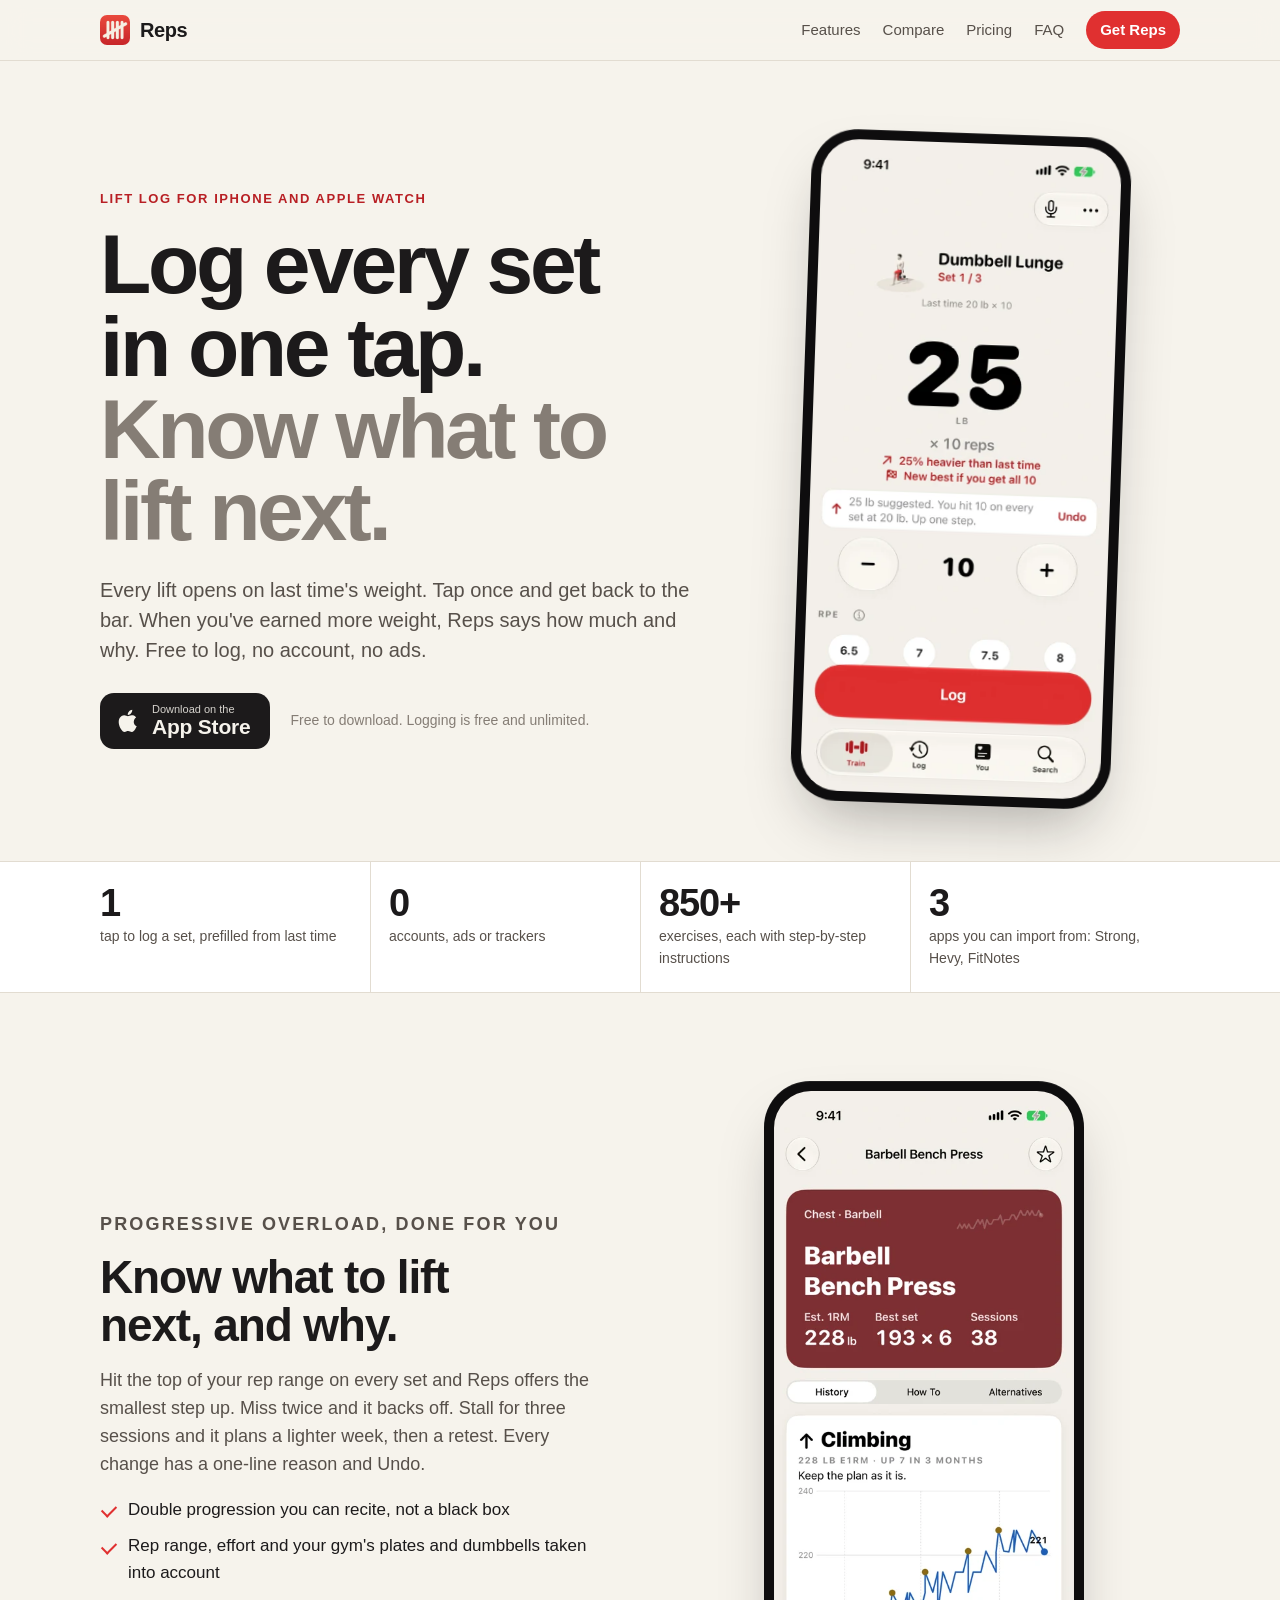
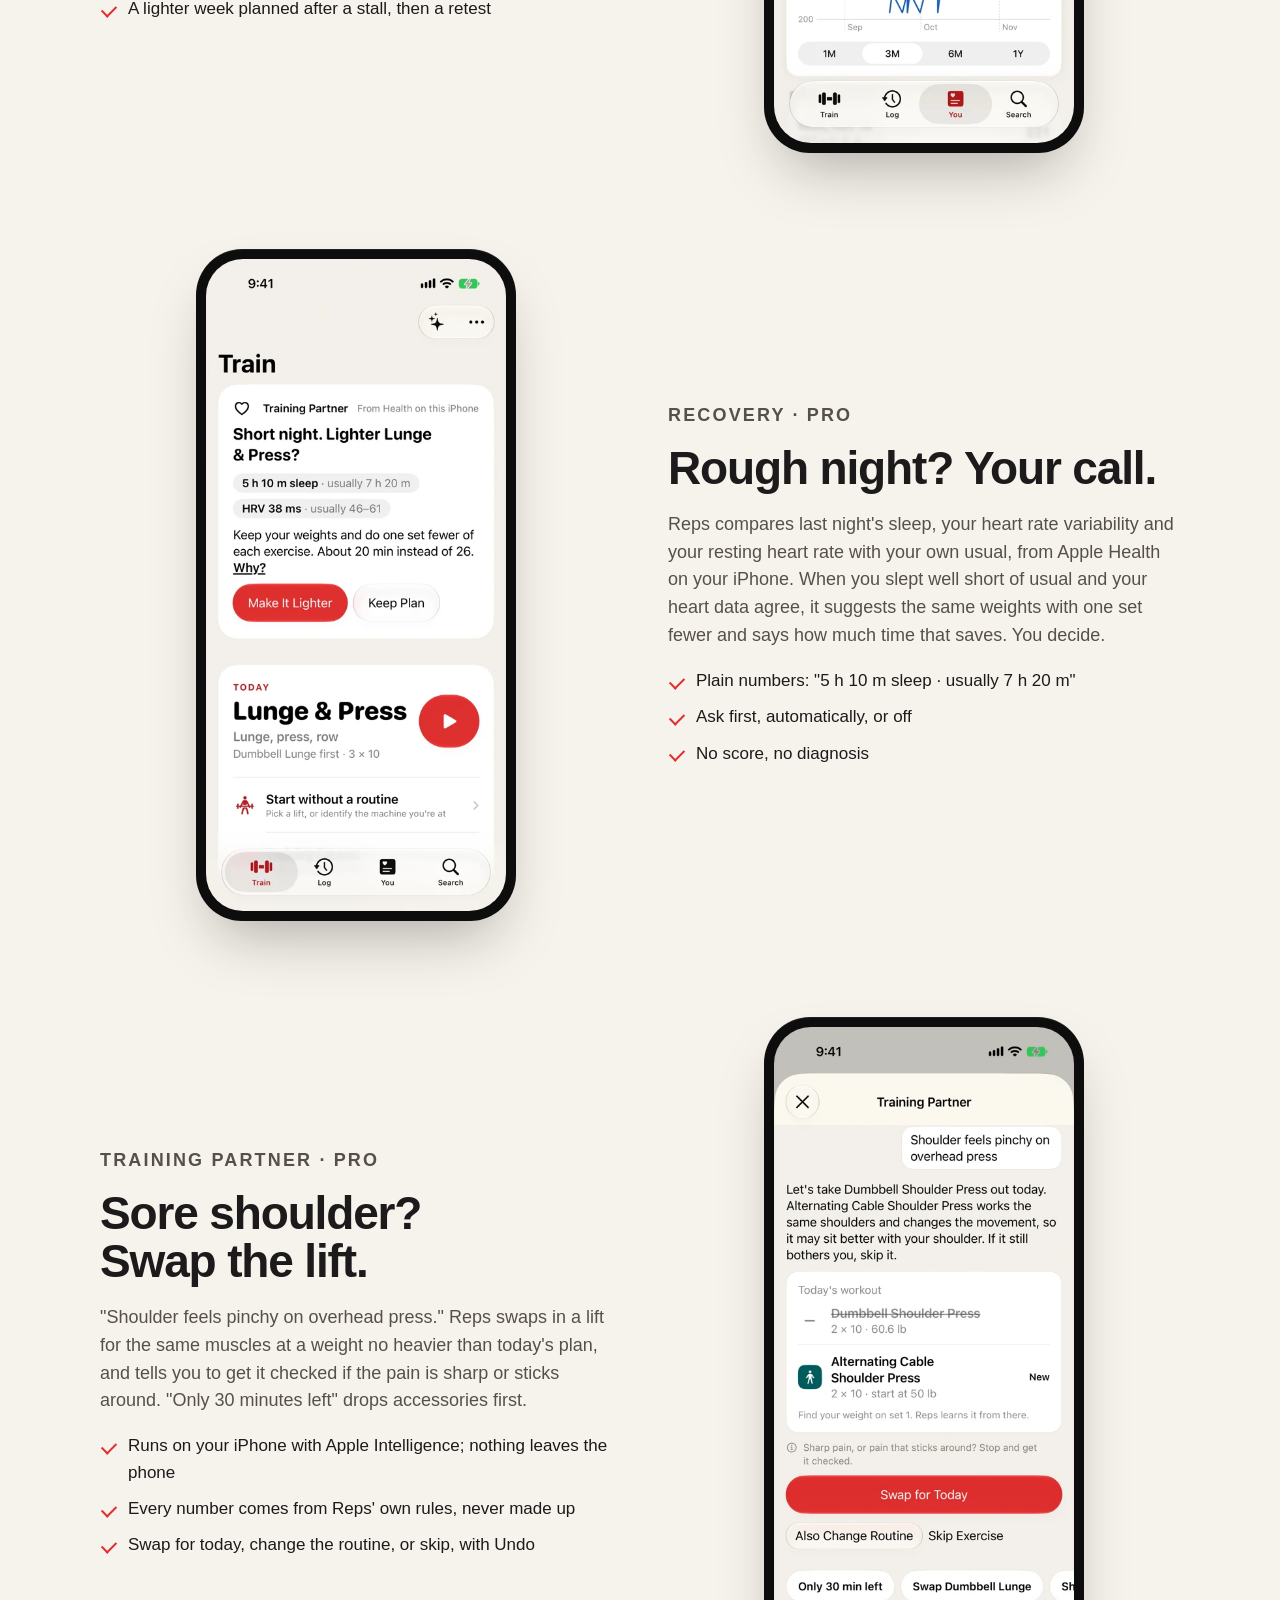
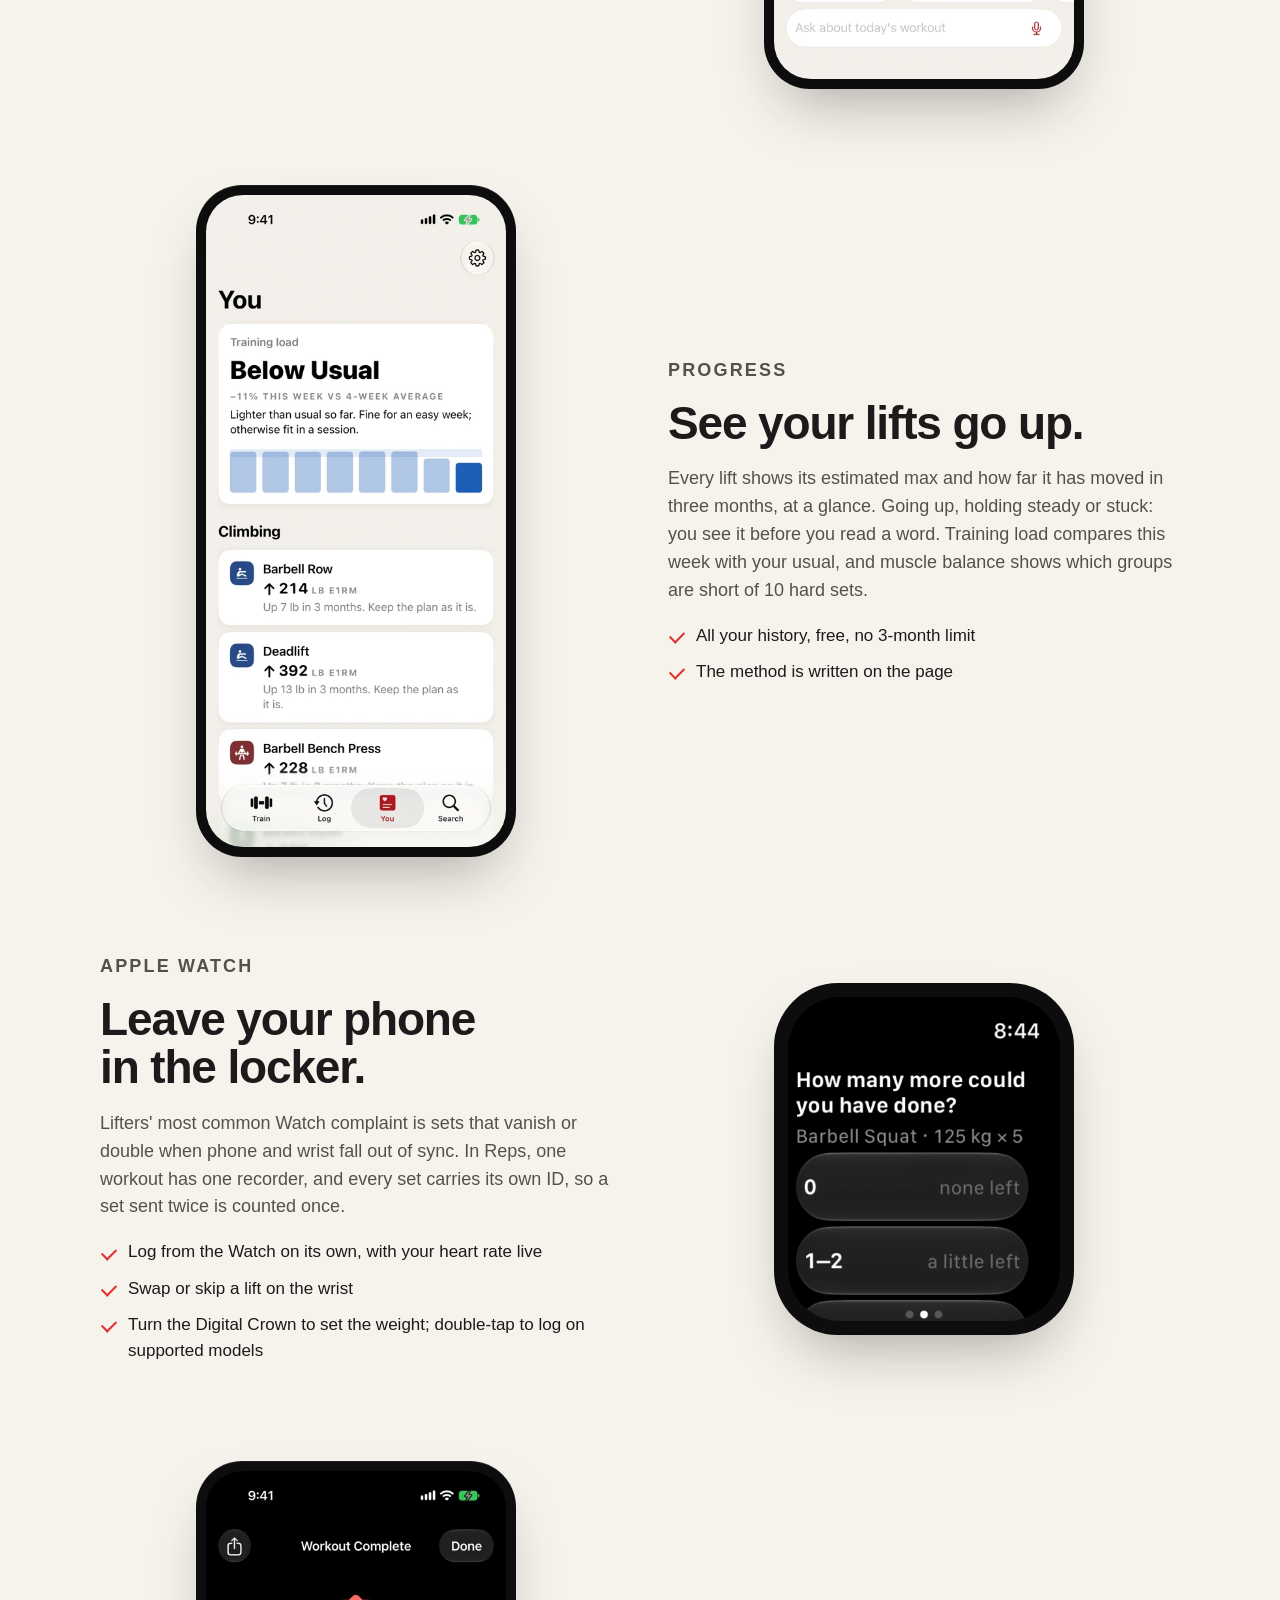
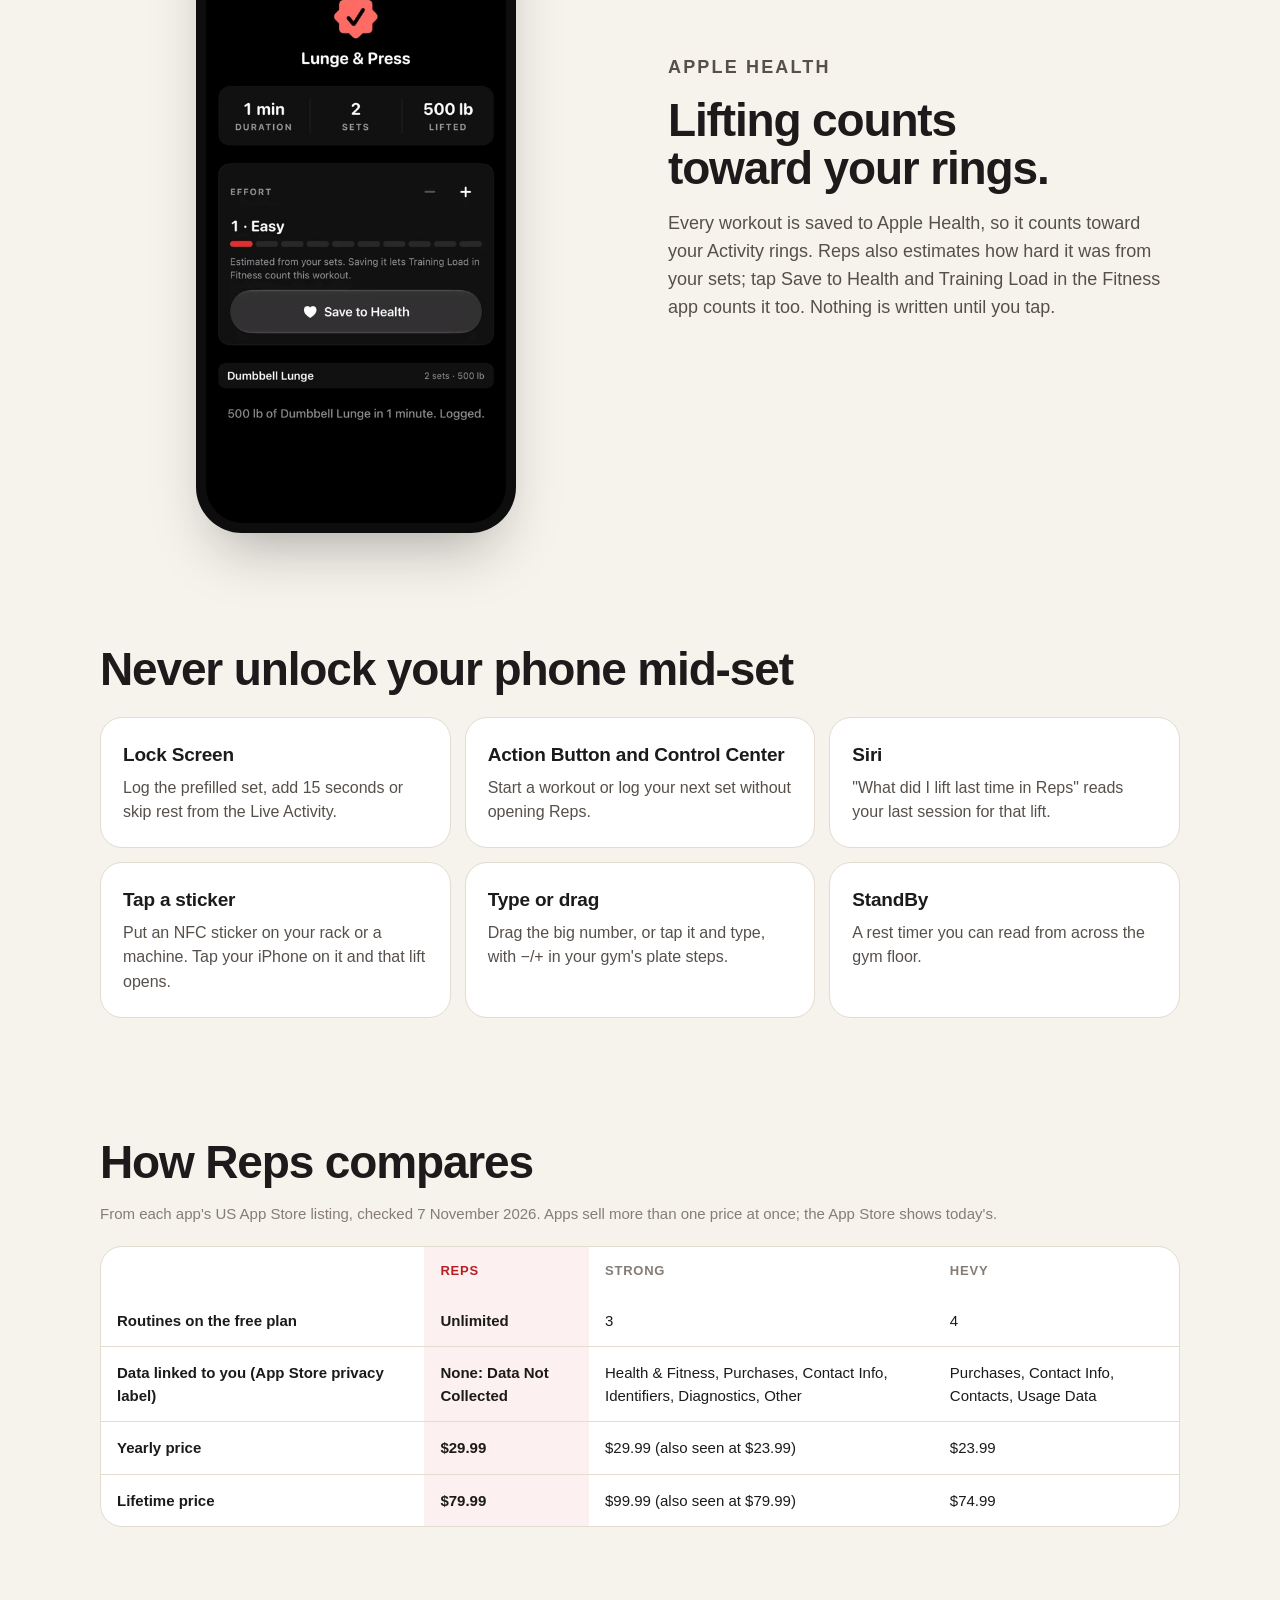
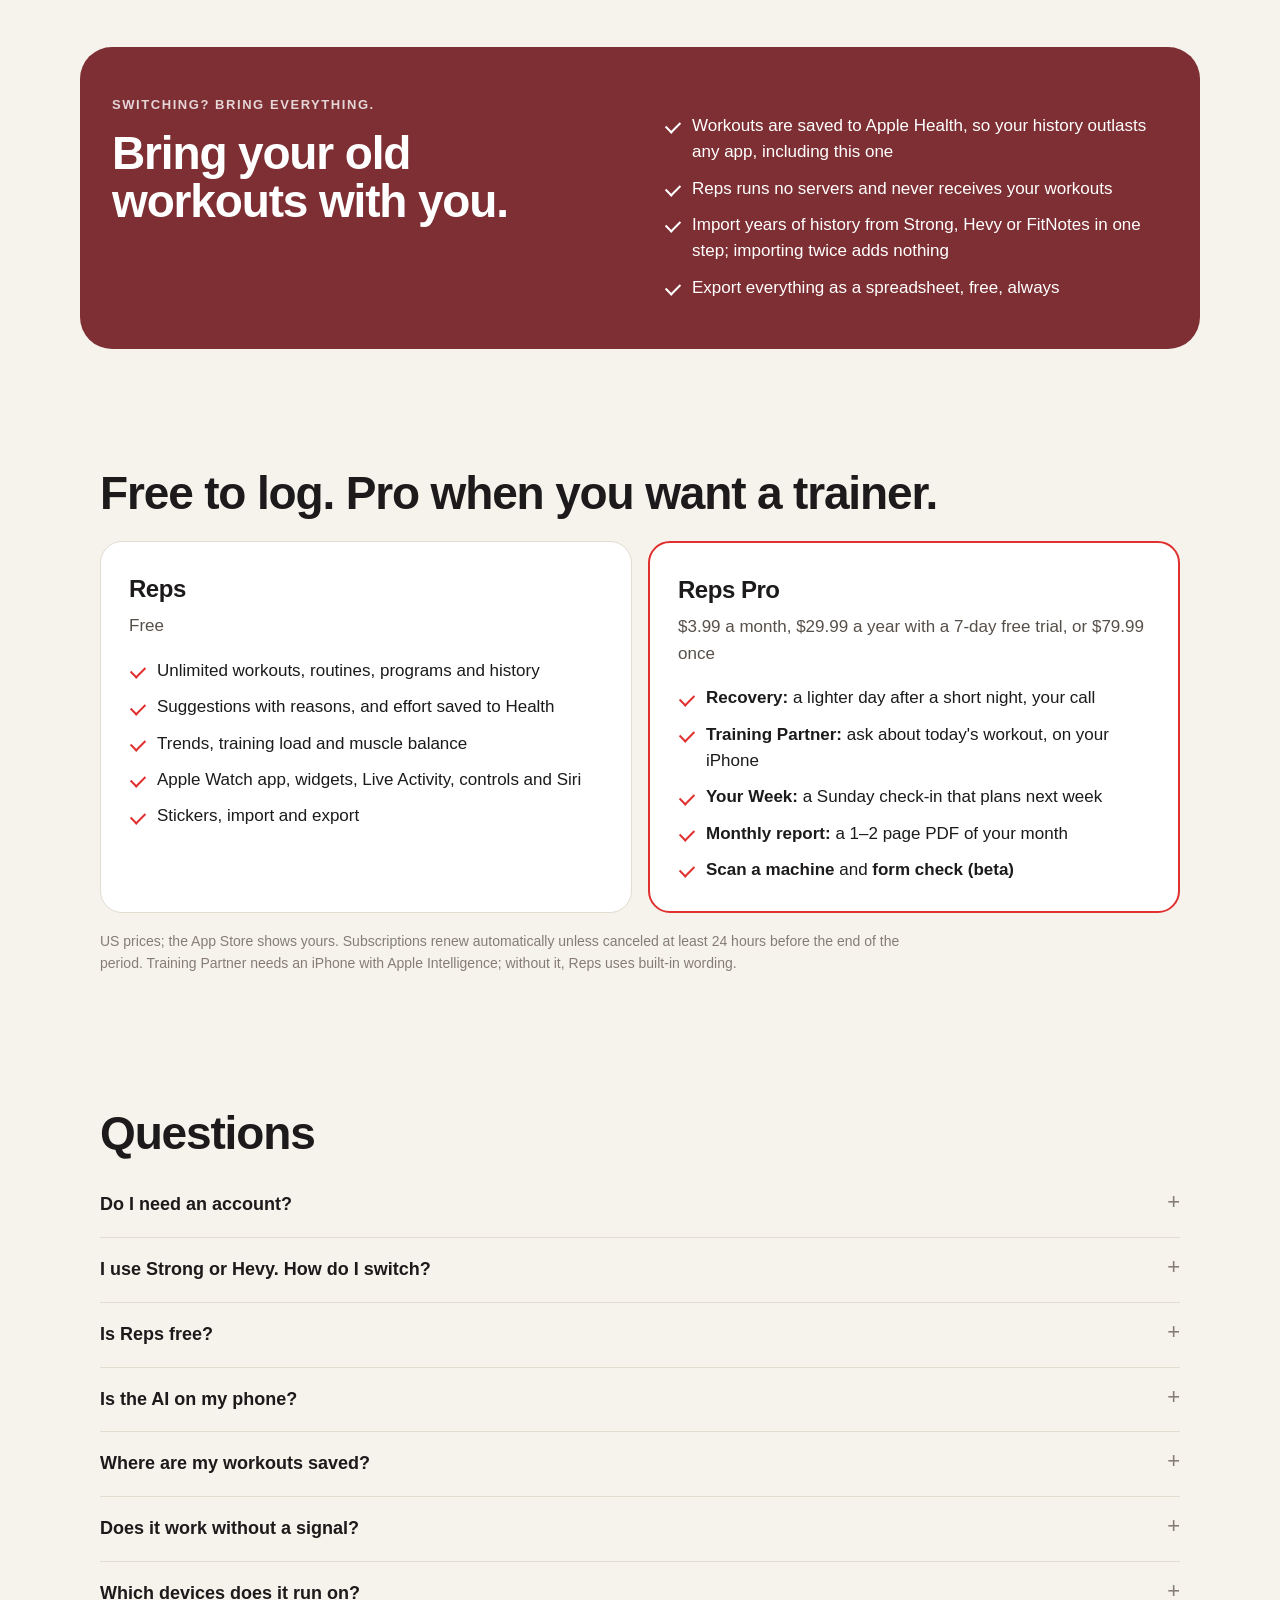
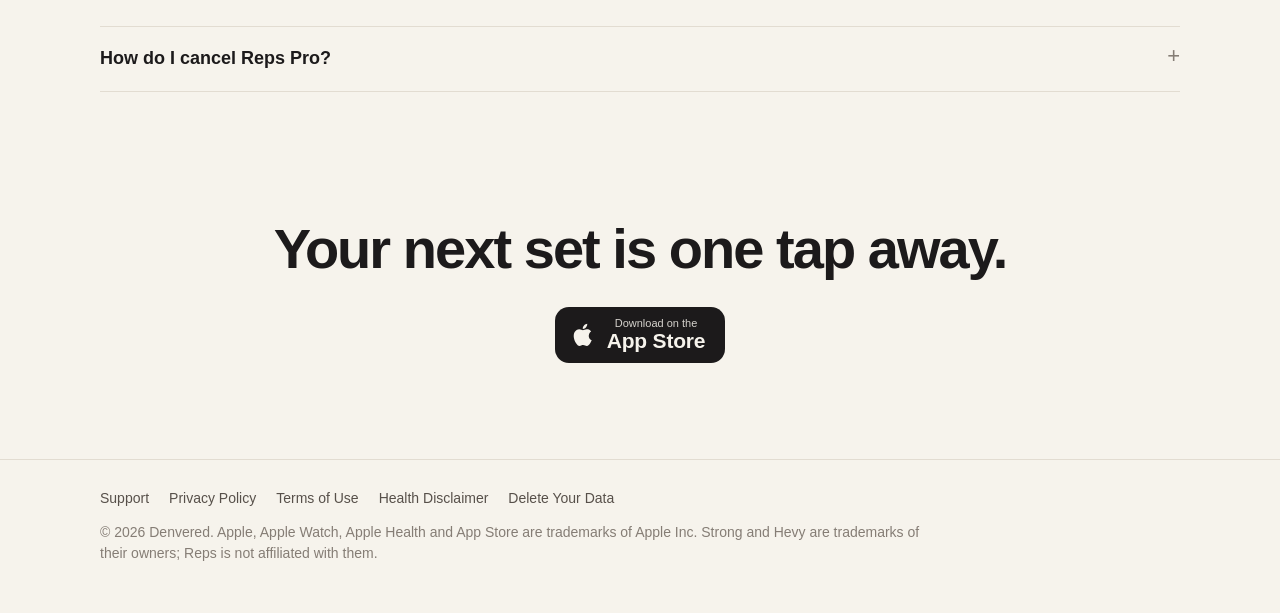
<file: index.html>
<!doctype html>
<html lang="en">
<head>
<meta charset="utf-8">
<meta name="viewport" content="width=device-width, initial-scale=1, viewport-fit=cover">
<title>Reps: Gym Workout Tracker for iPhone and Apple Watch</title>
<meta name="description" content="Reps is the fastest lift log for iPhone and Apple Watch. Every lift opens on last time's weight, one tap logs it, and Reps tells you what's next and why. No account, no ads.">
<meta name="apple-itunes-app" content="app-id=6762486117">
<link rel="canonical" href="https://jakeintech.github.io/reps-site/">
<meta name="theme-color" content="#F6F3EC" media="(prefers-color-scheme: light)">
<meta name="theme-color" content="#171516" media="(prefers-color-scheme: dark)">
<link rel="icon" type="image/png" href="assets/favicon.png">
<link rel="apple-touch-icon" href="assets/icon-180.png">
<meta property="og:type" content="website">
<meta property="og:site_name" content="Reps">
<meta property="og:title" content="Reps: one tap per set, and it tells you what's next">
<meta property="og:description" content="The fastest lift log for iPhone and Apple Watch. Suggestions with reasons, a Watch app that doesn't lose sets, no account, no ads.">
<meta property="og:url" content="https://jakeintech.github.io/reps-site/">
<meta property="og:image" content="https://jakeintech.github.io/reps-site/assets/og.png">
<meta property="og:image:width" content="1200">
<meta property="og:image:height" content="630">
<meta property="og:image:alt" content="Reps on iPhone showing Barbell Squat at 250 pounds with a Log Set button.">
<meta name="twitter:card" content="summary_large_image">
<link rel="stylesheet" href="style.css">
<script type="application/ld+json">
{"@context":"https://schema.org","@type":"MobileApplication","name":"Reps: Gym Workout Tracker","operatingSystem":"iOS","applicationCategory":"HealthApplication","offers":{"@type":"Offer","price":"0","priceCurrency":"USD"},"url":"https://apps.apple.com/app/id6762486117","publisher":{"@type":"Organization","name":"Denvered"}}
</script>
</head>
<body>
<a class="skip" href="#main">Skip to content</a>
<header class="site-header">
  <div class="wrap">
    <a class="brand" href="./"><img src="assets/icon-180.png" alt="" width="32" height="32">Reps</a>
    <nav aria-label="Main">
      <a class="optional" href="#features">Features</a>
      <a class="optional" href="#compare">Compare</a>
      <a class="optional" href="#pricing">Pricing</a>
      <a href="#faq">FAQ</a>
      <a class="nav-cta" href="https://apps.apple.com/app/id6762486117">Get Reps</a>
    </nav>
  </div>
</header>

<main id="main">
  <section class="hero">
    <div class="wrap">
      <div class="hero-copy">
        <p class="kicker">Lift log for iPhone and Apple Watch</p>
        <h1>Log every set in one tap.<br><span>Know what to lift next.</span></h1>
        <p class="lede">Every lift opens on last time's weight. Tap once and get back to the bar. When you've earned more weight, Reps says how much and why. Free to log, no account, no ads.</p>
        <div class="cta-row">
          <a class="appstore" href="https://apps.apple.com/app/id6762486117" aria-label="Download Reps on the App Store">
            <svg viewBox="0 0 24 24" aria-hidden="true"><path fill="currentColor" d="M16.4 12.6c0-2.6 2.1-3.8 2.2-3.9-1.2-1.8-3.1-2-3.7-2-1.6-.2-3.1.9-3.9.9-.8 0-2-.9-3.4-.9-1.7 0-3.3 1-4.2 2.6-1.8 3.1-.5 7.7 1.3 10.2.9 1.2 1.9 2.6 3.2 2.6 1.3-.1 1.8-.8 3.3-.8 1.6 0 2 .8 3.4.8 1.4 0 2.3-1.3 3.1-2.5 1-1.4 1.4-2.8 1.4-2.9-.1 0-2.7-1-2.7-4.1zM13.9 4.9c.7-.9 1.2-2.1 1.1-3.3-1 0-2.3.7-3 1.6-.7.8-1.3 2-1.1 3.2 1.1.1 2.3-.6 3-1.5z"/></svg>
            <span><small>Download on the</small><strong>App Store</strong></span>
          </a>
          <p class="fine">Free to download. Logging is free and unlimited.</p>
        </div>
      </div>
      <figure class="phone hero-phone">
        <img src="assets/v2/logger.webp" width="460" height="1000" alt="The Reps logger: Dumbbell Lunge, set 1 of 3, 25 pounds for 10 reps. A line under it reads: 25 lb suggested. You hit 10 on every set at 20 lb. Up one step. Undo." fetchpriority="high">
      </figure>
    </div>
  </section>

  <section class="proof" aria-label="At a glance">
    <ul class="wrap">
      <li><strong class="num">1</strong><span>tap to log a set, prefilled from last time</span></li>
      <li><strong class="num">0</strong><span>accounts, ads or trackers</span></li>
      <li><strong class="num">850+</strong><span>exercises, each with step-by-step instructions</span></li>
      <li><strong class="num">3</strong><span>apps you can import from: Strong, Hevy, FitNotes</span></li>
    </ul>
  </section>

  <div id="features">
    <section class="feature">
      <div class="wrap">
        <div class="copy">
          <p class="kicker">Progressive overload, done for you</p>
          <h2>Know what to lift next, and why.</h2>
          <p>Hit the top of your rep range on every set and Reps offers the smallest step up. Miss twice and it backs off. Stall for three sessions and it plans a lighter week, then a retest. Every change has a one-line reason and Undo.</p>
          <ul class="ticks">
            <li>Double progression you can recite, not a black box</li>
            <li>Rep range, effort and your gym's plates and dumbbells taken into account</li>
            <li>A lighter week planned after a stall, then a retest</li>
          </ul>
        </div>
        <figure class="phone"><img src="assets/v2/exercise.webp" width="460" height="1000" loading="lazy" alt="Barbell Bench Press detail: estimated one-rep max 228 pounds, best set 193 by 6, 38 sessions. Chart headed Climbing, up 7 pounds in 3 months, keep the plan as it is."></figure>
      </div>
    </section>

    <section class="feature flip">
      <div class="wrap">
        <div class="copy">
          <p class="kicker">Recovery · Pro</p>
          <h2>Rough night? Your call.</h2>
          <p>Reps compares last night's sleep, your heart rate variability and your resting heart rate with your own usual, from Apple Health on your iPhone. When you slept well short of usual and your heart data agree, it suggests the same weights with one set fewer and says how much time that saves. You decide.</p>
          <ul class="ticks">
            <li>Plain numbers: "5 h 10 m sleep · usually 7 h 20 m"</li>
            <li>Ask first, automatically, or off</li>
            <li>No score, no diagnosis</li>
          </ul>
        </div>
        <figure class="phone"><img src="assets/v2/recovery.webp" width="460" height="1000" loading="lazy" alt="Train tab card from Training Partner: Short night. Lighter Lunge and Press? 5 hours 10 minutes sleep, usually 7 hours 20. HRV 38 milliseconds, usually 46 to 61. Buttons: Make It Lighter, Keep Plan."></figure>
      </div>
    </section>

    <section class="feature">
      <div class="wrap">
        <div class="copy">
          <p class="kicker">Training Partner · Pro</p>
          <h2>Sore shoulder? Swap the lift.</h2>
          <p>"Shoulder feels pinchy on overhead press." Reps swaps in a lift for the same muscles at a weight no heavier than today's plan, and tells you to get it checked if the pain is sharp or sticks around. "Only 30 minutes left" drops accessories first.</p>
          <ul class="ticks">
            <li>Runs on your iPhone with Apple Intelligence; nothing leaves the phone</li>
            <li>Every number comes from Reps' own rules, never made up</li>
            <li>Swap for today, change the routine, or skip, with Undo</li>
          </ul>
        </div>
        <figure class="phone"><img src="assets/v2/ask.webp" width="460" height="1000" loading="lazy" alt="Training Partner sheet. Request: Shoulder feels pinchy on overhead press. Answer swaps Dumbbell Shoulder Press for Alternating Cable Shoulder Press at 50 pounds, with a safety line and a Swap for Today button."></figure>
      </div>
    </section>

    <section class="feature flip">
      <div class="wrap">
        <div class="copy">
          <p class="kicker">Progress</p>
          <h2>See your lifts go up.</h2>
          <p>Every lift shows its estimated max and how far it has moved in three months, at a glance. Going up, holding steady or stuck: you see it before you read a word. Training load compares this week with your usual, and muscle balance shows which groups are short of 10 hard sets.</p>
          <ul class="ticks">
            <li>All your history, free, no 3-month limit</li>
            <li>The method is written on the page</li>
          </ul>
        </div>
        <figure class="phone"><img src="assets/v2/progress.webp" width="460" height="1000" loading="lazy" alt="You tab: Training load, Below Usual, minus 11 percent this week versus the 4-week average, with eight weekly bars. Climbing: Barbell Row 214, Deadlift 392, Barbell Bench Press 228 pounds estimated one-rep max."></figure>
      </div>
    </section>

    <section class="feature watch-feature">
      <div class="wrap">
        <div class="copy">
          <p class="kicker">Apple Watch</p>
          <h2>Leave your phone in the locker.</h2>
          <p>Lifters' most common Watch complaint is sets that vanish or double when phone and wrist fall out of sync. In Reps, one workout has one recorder, and every set carries its own ID, so a set sent twice is counted once.</p>
          <ul class="ticks">
            <li>Log from the Watch on its own, with your heart rate live</li>
            <li>Swap or skip a lift on the wrist</li>
            <li>Turn the Digital Crown to set the weight; double-tap to log on supported models</li>
          </ul>
        </div>
        <figure class="watch"><img src="assets/v2/watch-effort.webp" width="838" height="1000" loading="lazy" alt="Reps on Apple Watch asking: How many more could you have done? Barbell Squat, 125 kilograms by 5. Answers 0, none left; 1 to 2, a little left."></figure>
      </div>
    </section>

    <section class="feature flip">
      <div class="wrap">
        <div class="copy">
          <p class="kicker">Apple Health</p>
          <h2>Lifting counts toward your rings.</h2>
          <p>Every workout is saved to Apple Health, so it counts toward your Activity rings. Reps also estimates how hard it was from your sets; tap Save to Health and Training Load in the Fitness app counts it too. Nothing is written until you tap.</p>
        </div>
        <figure class="phone"><img src="assets/v2/summary.webp" width="460" height="1000" loading="lazy" alt="Workout Complete screen in dark mode: duration, sets, pounds lifted, an Effort card reading 1, Easy, and a Save to Health button."></figure>
      </div>
    </section>
    <!-- Add when the screens ship (M6 and Training Pair UI): Meet prep (Goal, Meet day) and Training Pair (coach link). Do not claim them before. -->
  </div>

  <section class="extras" aria-labelledby="extras-title">
    <div class="wrap">
      <h2 id="extras-title">Never unlock your phone mid-set</h2>
      <div class="grid">
        <div class="tile"><h3>Lock Screen</h3><p>Log the prefilled set, add 15 seconds or skip rest from the Live Activity.</p></div>
        <div class="tile"><h3>Action Button and Control Center</h3><p>Start a workout or log your next set without opening Reps.</p></div>
        <div class="tile"><h3>Siri</h3><p>"What did I lift last time in Reps" reads your last session for that lift.</p></div>
        <div class="tile"><h3>Tap a sticker</h3><p>Put an NFC sticker on your rack or a machine. Tap your iPhone on it and that lift opens.</p></div>
        <div class="tile"><h3>Type or drag</h3><p>Drag the big number, or tap it and type, with −/+ in your gym's plate steps.</p></div>
        <div class="tile"><h3>StandBy</h3><p>A rest timer you can read from across the gym floor.</p></div>
      </div>
    </div>
  </section>

  <section class="compare" id="compare" aria-labelledby="compare-title">
    <div class="wrap">
      <h2 id="compare-title">How Reps compares</h2>
      <p class="sub">From each app's US App Store listing, checked 7 November 2026. Apps sell more than one price at once; the App Store shows today's.</p>
      <div class="table-scroll">
        <table>
          <thead><tr><th scope="col"></th><th scope="col" class="us">Reps</th><th scope="col">Strong</th><th scope="col">Hevy</th></tr></thead>
          <tbody>
            <tr><th scope="row">Routines on the free plan</th><td class="us">Unlimited</td><td>3</td><td>4</td></tr>
            <tr><th scope="row">Data linked to you (App Store privacy label)</th><td class="us">None: Data Not Collected</td><td>Health &amp; Fitness, Purchases, Contact Info, Identifiers, Diagnostics, Other</td><td>Purchases, Contact Info, Contacts, Usage Data</td></tr>
            <tr><th scope="row">Yearly price</th><td class="us num">$29.99</td><td class="num">$29.99 (also seen at $23.99)</td><td class="num">$23.99</td></tr>
            <tr><th scope="row">Lifetime price</th><td class="us num">$79.99</td><td class="num">$99.99 (also seen at $79.99)</td><td class="num">$74.99</td></tr>
          </tbody>
        </table>
      </div>
    </div>
  </section>

  <section class="privacy" aria-labelledby="privacy-title">
    <div class="wrap">
      <div>
        <p class="kicker">Switching? Bring everything.</p>
        <h2 id="privacy-title">Bring your old workouts with you.</h2>
      </div>
      <ul class="ticks">
        <li>Workouts are saved to Apple Health, so your history outlasts any app, including this one</li>
        <li>Reps runs no servers and never receives your workouts</li>
        <li>Import years of history from Strong, Hevy or FitNotes in one step; importing twice adds nothing</li>
        <li>Export everything as a spreadsheet, free, always</li>
      </ul>
    </div>
  </section>

  <section class="pricing" id="pricing" aria-labelledby="pricing-title">
    <div class="wrap">
      <h2 id="pricing-title">Free to log. Pro when you want a trainer.</h2>
      <div class="plans">
        <div class="plan">
          <h3>Reps</h3>
          <p class="price">Free</p>
          <ul class="ticks">
            <li>Unlimited workouts, routines, programs and history</li>
            <li>Suggestions with reasons, and effort saved to Health</li>
            <li>Trends, training load and muscle balance</li>
            <li>Apple Watch app, widgets, Live Activity, controls and Siri</li>
            <li>Stickers, import and export</li>
          </ul>
        </div>
        <div class="plan pro">
          <h3>Reps Pro</h3>
          <p class="price"><span class="num">$3.99</span> a month, <span class="num">$29.99</span> a year with a 7-day free trial, or <span class="num">$79.99</span> once</p>
          <ul class="ticks">
            <li><strong>Recovery:</strong> a lighter day after a short night, your call</li>
            <li><strong>Training Partner:</strong> ask about today's workout, on your iPhone</li>
            <li><strong>Your Week:</strong> a Sunday check-in that plans next week</li>
            <li><strong>Monthly report:</strong> a 1–2 page PDF of your month</li>
            <li><strong>Scan a machine</strong> and <strong>form check (beta)</strong></li>
          </ul>
        </div>
      </div>
      <p class="note">US prices; the App Store shows yours. Subscriptions renew automatically unless canceled at least 24 hours before the end of the period. Training Partner needs an iPhone with Apple Intelligence; without it, Reps uses built-in wording.</p>
    </div>
  </section>

  <section class="faq" id="faq" aria-labelledby="faq-title">
    <div class="wrap">
      <h2 id="faq-title">Questions</h2>
      <details><summary>Do I need an account?</summary><p>No. There's nothing to sign up for. Open Reps and start a workout.</p></details>
      <details><summary>I use Strong or Hevy. How do I switch?</summary><p>Export your workouts from Strong, Hevy or FitNotes as a file, then import it in Reps Settings. Warm-up, drop and failure sets come across. Your past workouts appear in your history and in Apple Health, and importing the same file twice adds nothing.</p></details>
      <details><summary>Is Reps free?</summary><p>Yes. Logging, routines, programs, history, suggestions, trends, the Apple Watch app and widgets are free with no limits. Reps Pro adds recovery suggestions, Training Partner, the weekly check-in, the monthly report, machine scanning and form check.</p></details>
      <details><summary>Is the AI on my phone?</summary><p>Yes. Training Partner uses Apple Intelligence on your iPhone and nothing is sent anywhere. It only writes the sentences; the weights and sets come from Reps' own rules, which you can read in the app.</p></details>
      <details><summary>Where are my workouts saved?</summary><p>In Apple Health on your iPhone. Your history stays in your Health app even if you delete Reps. We don't run servers and never receive your workouts. <a href="privacy-policy.html">Read the privacy policy</a>.</p></details>
      <details><summary>Does it work without a signal?</summary><p>Yes. Everything runs on your iPhone and Apple Watch, so a basement gym with no reception is fine.</p></details>
      <details><summary>Which devices does it run on?</summary><p>iPhone with iOS 18 or later, and Apple Watch with watchOS 11 or later. Reps isn't available for iPad, Mac or Android.</p></details>
      <details><summary>How do I cancel Reps Pro?</summary><p>In the Settings app, tap your name, then Subscriptions, then Reps. <a href="support.html#subscription">More on subscriptions</a>.</p></details>
    </div>
  </section>

  <section class="closing">
    <div class="wrap">
      <h2>Your next set is one tap away.</h2>
      <a class="appstore" href="https://apps.apple.com/app/id6762486117" aria-label="Download Reps on the App Store">
        <svg viewBox="0 0 24 24" aria-hidden="true"><path fill="currentColor" d="M16.4 12.6c0-2.6 2.1-3.8 2.2-3.9-1.2-1.8-3.1-2-3.7-2-1.6-.2-3.1.9-3.9.9-.8 0-2-.9-3.4-.9-1.7 0-3.3 1-4.2 2.6-1.8 3.1-.5 7.7 1.3 10.2.9 1.2 1.9 2.6 3.2 2.6 1.3-.1 1.8-.8 3.3-.8 1.6 0 2 .8 3.4.8 1.4 0 2.3-1.3 3.1-2.5 1-1.4 1.4-2.8 1.4-2.9-.1 0-2.7-1-2.7-4.1zM13.9 4.9c.7-.9 1.2-2.1 1.1-3.3-1 0-2.3.7-3 1.6-.7.8-1.3 2-1.1 3.2 1.1.1 2.3-.6 3-1.5z"/></svg>
        <span><small>Download on the</small><strong>App Store</strong></span>
      </a>
    </div>
  </section>
</main>

<footer class="site-footer">
  <div class="wrap">
    <nav aria-label="Footer">
      <a href="support.html">Support</a>
      <a href="privacy-policy.html">Privacy Policy</a>
      <a href="terms-of-service.html">Terms of Use</a>
      <a href="health-disclaimer.html">Health Disclaimer</a>
      <a href="data-deletion.html">Delete Your Data</a>
    </nav>
    <p>© 2026 Denvered. Apple, Apple Watch, Apple Health and App Store are trademarks of Apple Inc. Strong and Hevy are trademarks of their owners; Reps is not affiliated with them.</p>
  </div>
</footer>
</body>
</html>
</file>
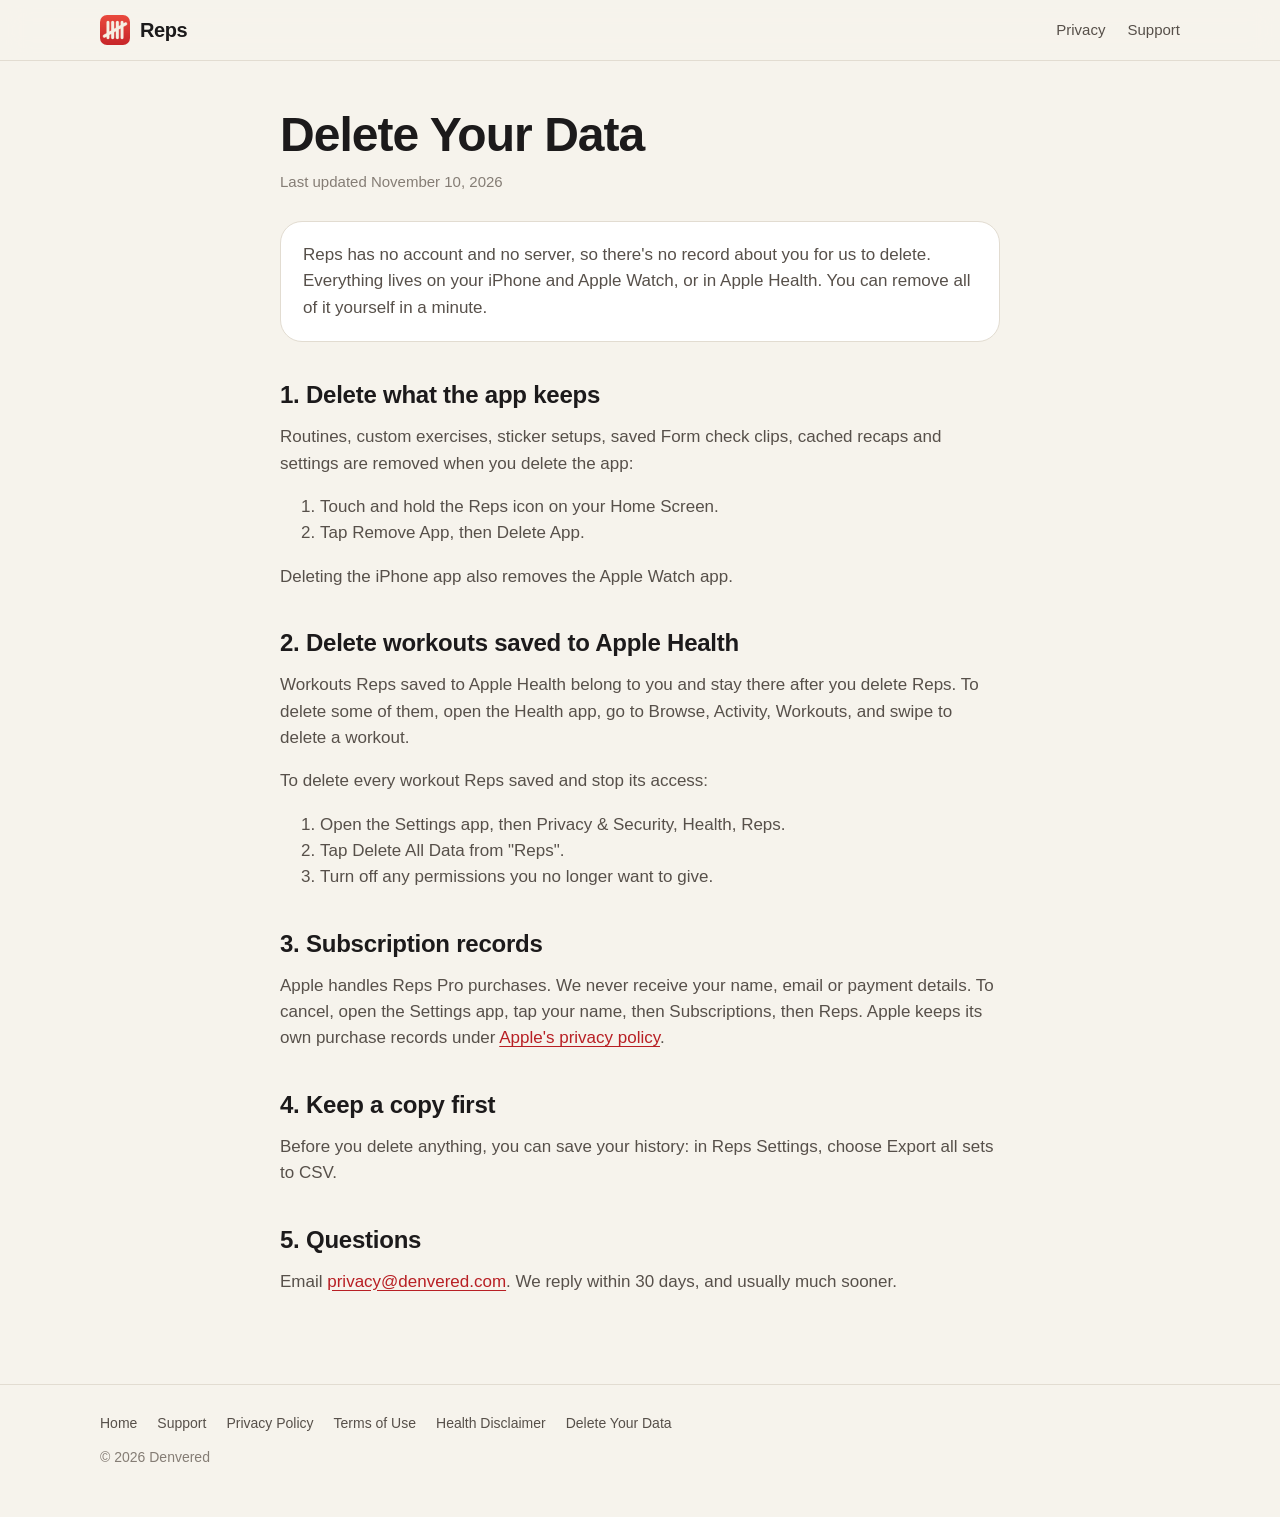
<file: data-deletion.html>
<!doctype html>
<html lang="en">
<head>
<meta charset="utf-8">
<meta name="viewport" content="width=device-width, initial-scale=1, viewport-fit=cover">
<title>Delete Your Data · Reps: Gym Workout Tracker</title>
<meta name="description" content="Reps has no account or server. Here's how to delete what the app keeps on your iPhone and the workouts it saved to Apple Health.">
<meta name="apple-itunes-app" content="app-id=6762486117">
<link rel="canonical" href="https://jakeintech.github.io/reps-site/data-deletion.html">
<meta name="theme-color" content="#F8F4EC" media="(prefers-color-scheme: light)">
<meta name="theme-color" content="#17110F" media="(prefers-color-scheme: dark)">
<link rel="icon" type="image/png" href="assets/favicon.png">
<link rel="apple-touch-icon" href="assets/icon-180.png">
<meta property="og:title" content="Delete your Reps data">
<meta property="og:image" content="https://jakeintech.github.io/reps-site/assets/og.png">
<link rel="stylesheet" href="style.css">
</head>
<body>
<header class="site-header">
  <div class="wrap">
    <a class="brand" href="./"><img src="assets/icon-180.png" alt="" width="32" height="32">Reps</a>
    <nav aria-label="Main">
      <a href="privacy-policy.html">Privacy</a>
      <a href="support.html">Support</a>
    </nav>
  </div>
</header>

<main class="doc">
  <div class="wrap">
    <h1>Delete Your Data</h1>
    <p class="meta">Last updated November 10, 2026</p>
    <div class="summary">
      <p>Reps has no account and no server, so there's no record about you for us to delete. Everything lives on your iPhone and Apple Watch, or in Apple Health. You can remove all of it yourself in a minute.</p>
    </div>

    <h2>1. Delete what the app keeps</h2>
    <p>Routines, custom exercises, sticker setups, saved Form check clips, cached recaps and settings are removed when you delete the app:</p>
    <ol>
      <li>Touch and hold the Reps icon on your Home Screen.</li>
      <li>Tap Remove App, then Delete App.</li>
    </ol>
    <p>Deleting the iPhone app also removes the Apple Watch app.</p>

    <h2>2. Delete workouts saved to Apple Health</h2>
    <p>Workouts Reps saved to Apple Health belong to you and stay there after you delete Reps. To delete some of them, open the Health app, go to Browse, Activity, Workouts, and swipe to delete a workout.</p>
    <p>To delete every workout Reps saved and stop its access:</p>
    <ol>
      <li>Open the Settings app, then Privacy &amp; Security, Health, Reps.</li>
      <li>Tap Delete All Data from "Reps".</li>
      <li>Turn off any permissions you no longer want to give.</li>
    </ol>

    <h2>3. Subscription records</h2>
    <p>Apple handles Reps Pro purchases. We never receive your name, email or payment details. To cancel, open the Settings app, tap your name, then Subscriptions, then Reps. Apple keeps its own purchase records under <a href="https://www.apple.com/legal/privacy/">Apple's privacy policy</a>.</p>

    <h2>4. Keep a copy first</h2>
    <p>Before you delete anything, you can save your history: in Reps Settings, choose Export all sets to CSV.</p>

    <h2>5. Questions</h2>
    <p>Email <a href="mailto:privacy@denvered.com">privacy@denvered.com</a>. We reply within 30 days, and usually much sooner.</p>
  </div>
</main>

<footer class="site-footer">
  <div class="wrap">
    <nav aria-label="Footer">
      <a href="./">Home</a>
      <a href="support.html">Support</a>
      <a href="privacy-policy.html">Privacy Policy</a>
      <a href="terms-of-service.html">Terms of Use</a>
      <a href="health-disclaimer.html">Health Disclaimer</a>
      <a href="data-deletion.html">Delete Your Data</a>
    </nav>
    <p>© 2026 Denvered</p>
  </div>
</footer>
</body>
</html>
</file>
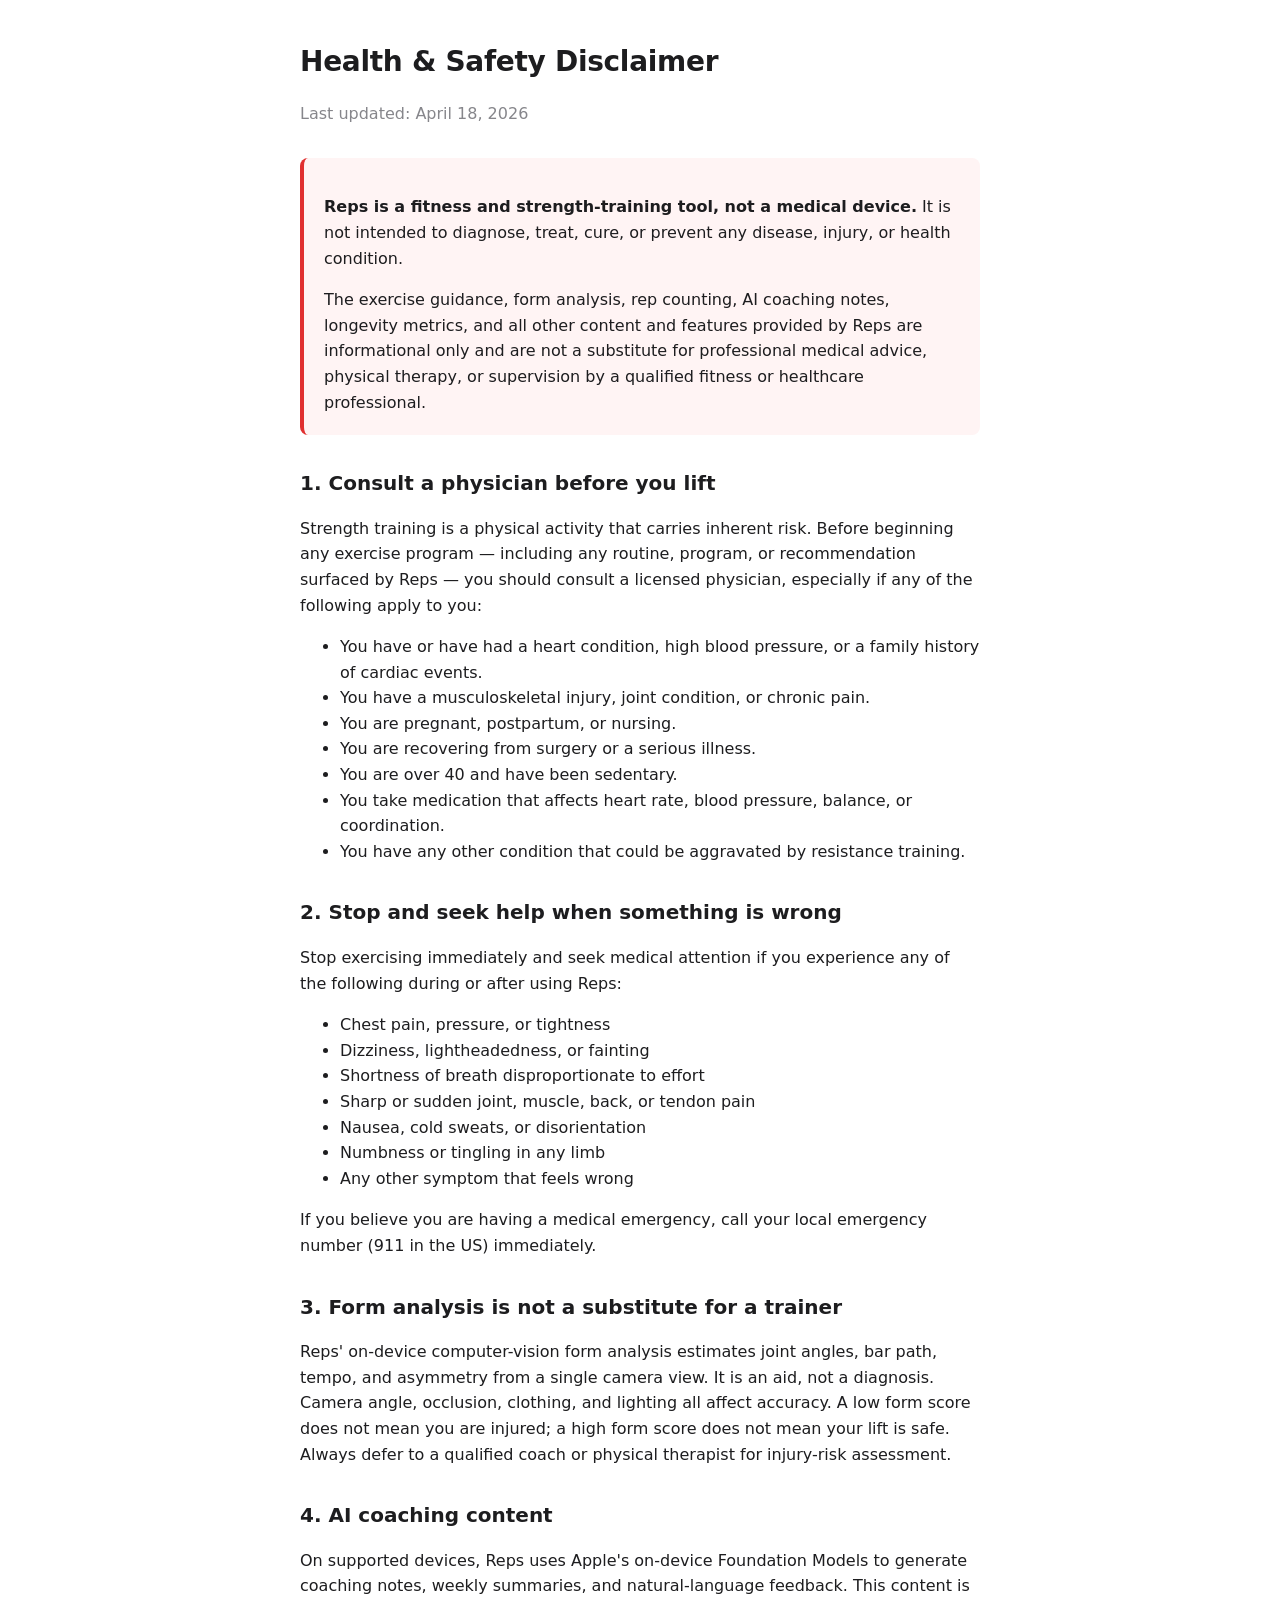
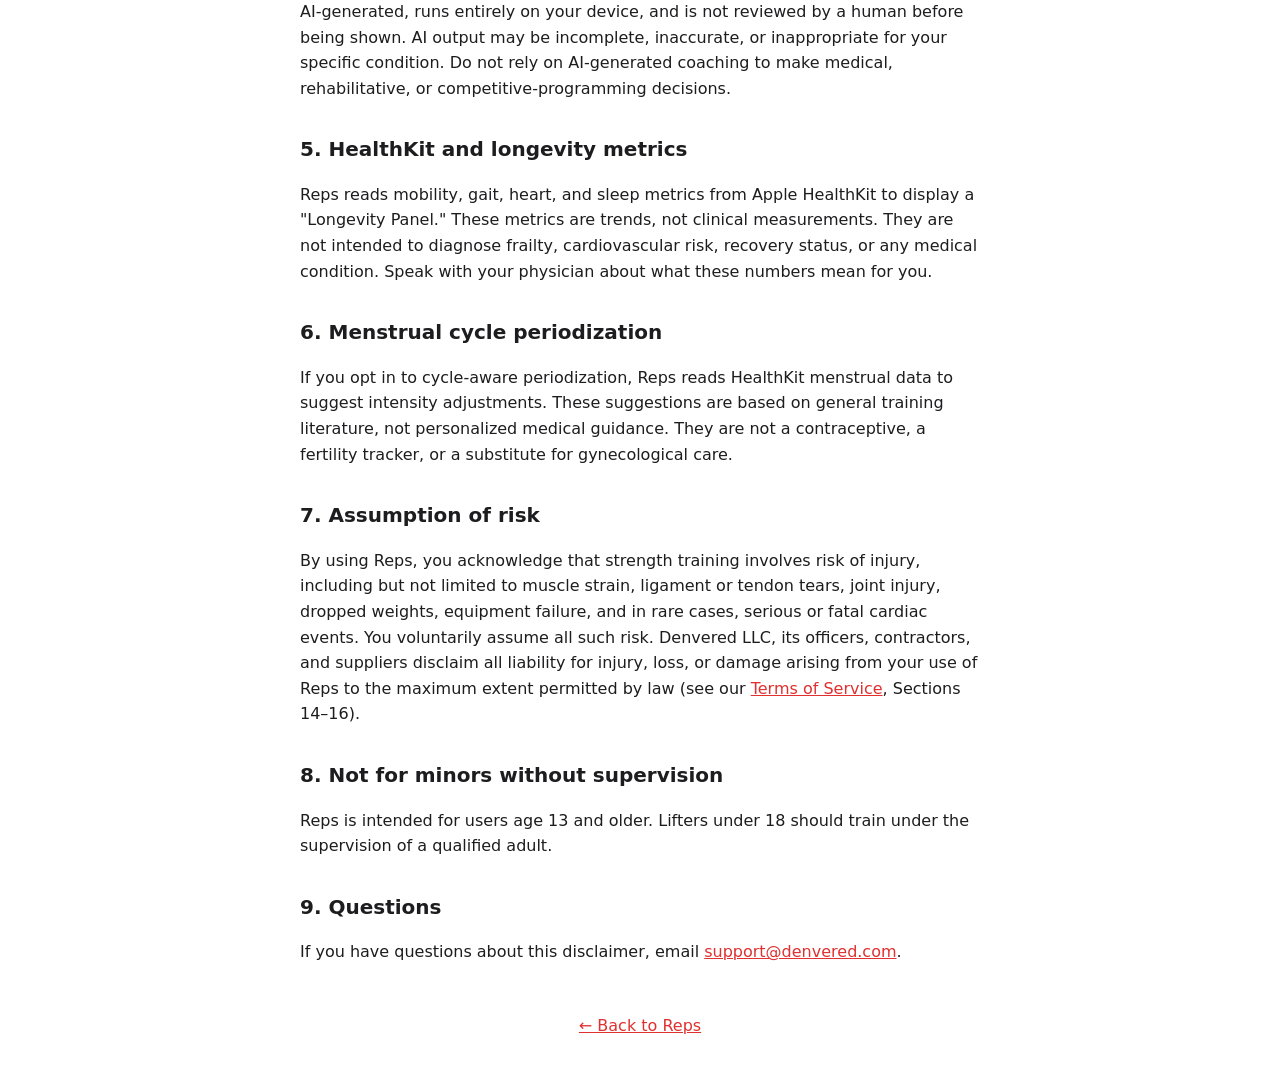
<file: health-disclaimer.html>
<!DOCTYPE html>
<html lang="en">
<head>
    <meta charset="UTF-8">
    <meta name="viewport" content="width=device-width, initial-scale=1.0">
    <title>Reps — Health &amp; Safety Disclaimer</title>
    <meta name="description" content="Health, safety, and medical disclaimer for Reps.">
    <style>
        :root { color-scheme: light dark; }
        body { font-family: -apple-system, system-ui, "SF Pro Text", sans-serif; max-width: 680px; margin: 40px auto; padding: 0 20px; color: #1d1d1f; line-height: 1.6; }
        @media (prefers-color-scheme: dark) { body { background: #000; color: #f5f5f7; } a { color: #ff5050 !important; } .callout { background: #1a0000 !important; color: #f5f5f7 !important; } }
        h1 { font-size: 28px; margin-bottom: 8px; letter-spacing: -0.3px; }
        h2 { font-size: 20px; margin-top: 32px; }
        .subtitle { color: #86868b; margin-bottom: 32px; }
        a { color: #E03030; }
        .callout { background: #fff4f4; border-left: 4px solid #E03030; padding: 20px; border-radius: 8px; margin: 24px 0; }
        .callout p:last-child { margin-bottom: 0; }
        .back { margin-top: 48px; text-align: center; }
    </style>
</head>
<body>
    <h1>Health &amp; Safety Disclaimer</h1>
    <p class="subtitle">Last updated: April 18, 2026</p>

    <div class="callout">
        <p><strong>Reps is a fitness and strength-training tool, not a medical device.</strong> It is not intended to diagnose, treat, cure, or prevent any disease, injury, or health condition.</p>
        <p>The exercise guidance, form analysis, rep counting, AI coaching notes, longevity metrics, and all other content and features provided by Reps are informational only and are not a substitute for professional medical advice, physical therapy, or supervision by a qualified fitness or healthcare professional.</p>
    </div>

    <h2>1. Consult a physician before you lift</h2>
    <p>Strength training is a physical activity that carries inherent risk. Before beginning any exercise program — including any routine, program, or recommendation surfaced by Reps — you should consult a licensed physician, especially if any of the following apply to you:</p>
    <ul>
        <li>You have or have had a heart condition, high blood pressure, or a family history of cardiac events.</li>
        <li>You have a musculoskeletal injury, joint condition, or chronic pain.</li>
        <li>You are pregnant, postpartum, or nursing.</li>
        <li>You are recovering from surgery or a serious illness.</li>
        <li>You are over 40 and have been sedentary.</li>
        <li>You take medication that affects heart rate, blood pressure, balance, or coordination.</li>
        <li>You have any other condition that could be aggravated by resistance training.</li>
    </ul>

    <h2>2. Stop and seek help when something is wrong</h2>
    <p>Stop exercising immediately and seek medical attention if you experience any of the following during or after using Reps:</p>
    <ul>
        <li>Chest pain, pressure, or tightness</li>
        <li>Dizziness, lightheadedness, or fainting</li>
        <li>Shortness of breath disproportionate to effort</li>
        <li>Sharp or sudden joint, muscle, back, or tendon pain</li>
        <li>Nausea, cold sweats, or disorientation</li>
        <li>Numbness or tingling in any limb</li>
        <li>Any other symptom that feels wrong</li>
    </ul>
    <p>If you believe you are having a medical emergency, call your local emergency number (911 in the US) immediately.</p>

    <h2>3. Form analysis is not a substitute for a trainer</h2>
    <p>Reps' on-device computer-vision form analysis estimates joint angles, bar path, tempo, and asymmetry from a single camera view. It is an aid, not a diagnosis. Camera angle, occlusion, clothing, and lighting all affect accuracy. A low form score does not mean you are injured; a high form score does not mean your lift is safe. Always defer to a qualified coach or physical therapist for injury-risk assessment.</p>

    <h2>4. AI coaching content</h2>
    <p>On supported devices, Reps uses Apple's on-device Foundation Models to generate coaching notes, weekly summaries, and natural-language feedback. This content is AI-generated, runs entirely on your device, and is not reviewed by a human before being shown. AI output may be incomplete, inaccurate, or inappropriate for your specific condition. Do not rely on AI-generated coaching to make medical, rehabilitative, or competitive-programming decisions.</p>

    <h2>5. HealthKit and longevity metrics</h2>
    <p>Reps reads mobility, gait, heart, and sleep metrics from Apple HealthKit to display a "Longevity Panel." These metrics are trends, not clinical measurements. They are not intended to diagnose frailty, cardiovascular risk, recovery status, or any medical condition. Speak with your physician about what these numbers mean for you.</p>

    <h2>6. Menstrual cycle periodization</h2>
    <p>If you opt in to cycle-aware periodization, Reps reads HealthKit menstrual data to suggest intensity adjustments. These suggestions are based on general training literature, not personalized medical guidance. They are not a contraceptive, a fertility tracker, or a substitute for gynecological care.</p>

    <h2>7. Assumption of risk</h2>
    <p>By using Reps, you acknowledge that strength training involves risk of injury, including but not limited to muscle strain, ligament or tendon tears, joint injury, dropped weights, equipment failure, and in rare cases, serious or fatal cardiac events. You voluntarily assume all such risk. Denvered LLC, its officers, contractors, and suppliers disclaim all liability for injury, loss, or damage arising from your use of Reps to the maximum extent permitted by law (see our <a href="terms-of-service.html">Terms of Service</a>, Sections 14–16).</p>

    <h2>8. Not for minors without supervision</h2>
    <p>Reps is intended for users age 13 and older. Lifters under 18 should train under the supervision of a qualified adult.</p>

    <h2>9. Questions</h2>
    <p>If you have questions about this disclaimer, email <a href="mailto:support@denvered.com">support@denvered.com</a>.</p>

    <p class="back"><a href="index.html">← Back to Reps</a></p>
</body>
</html>
</file>
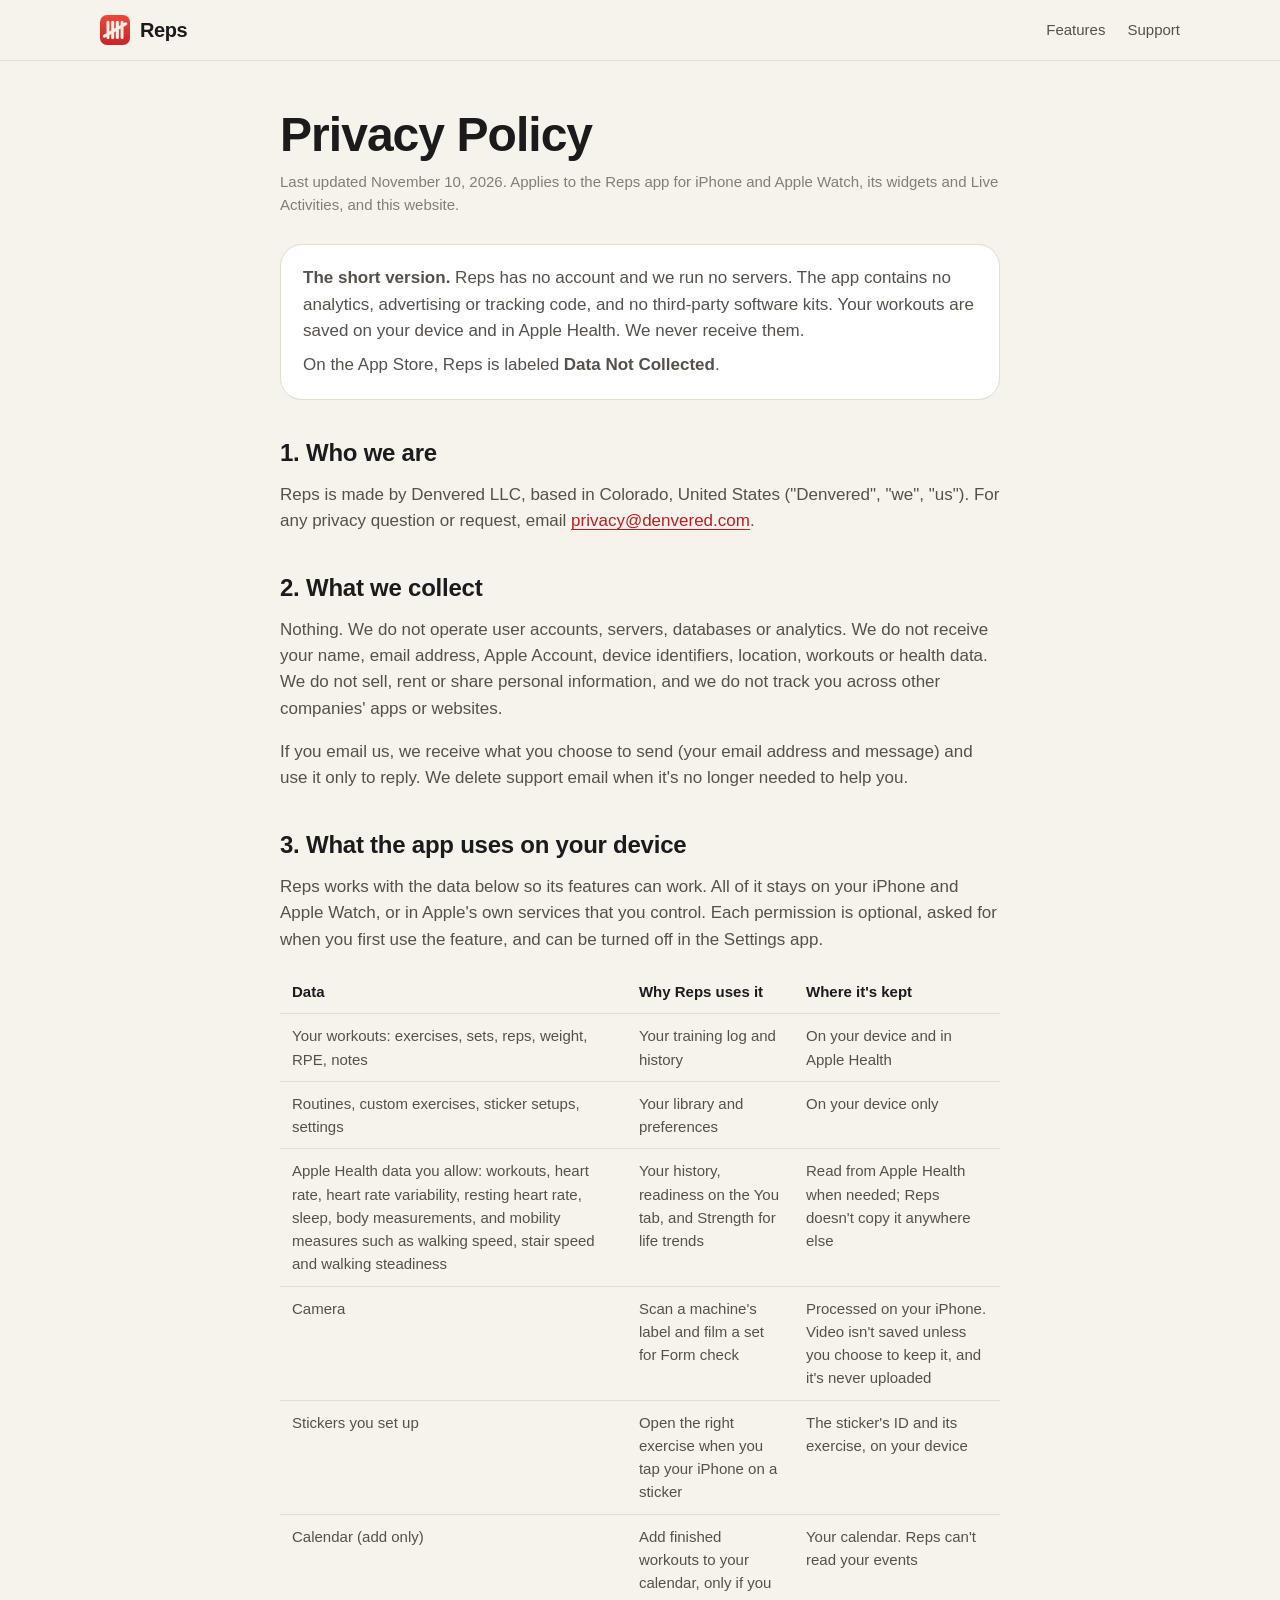
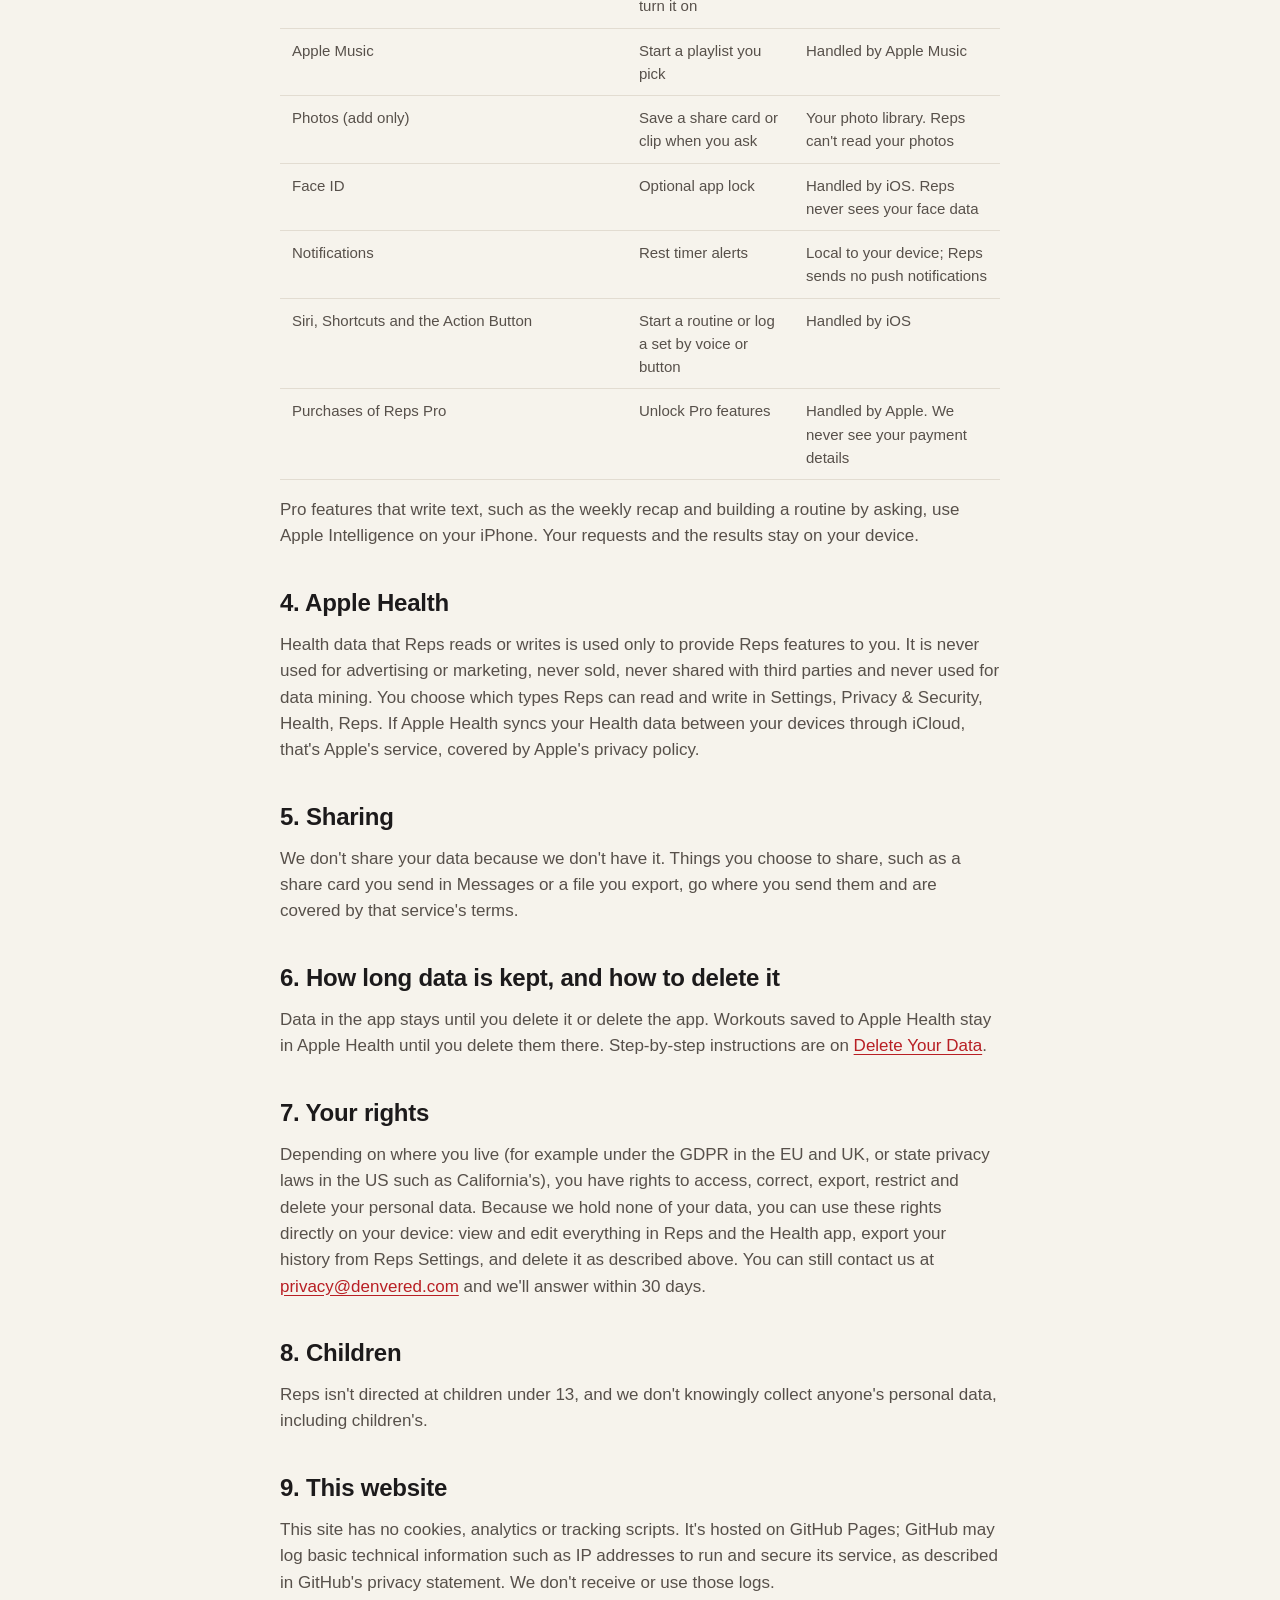
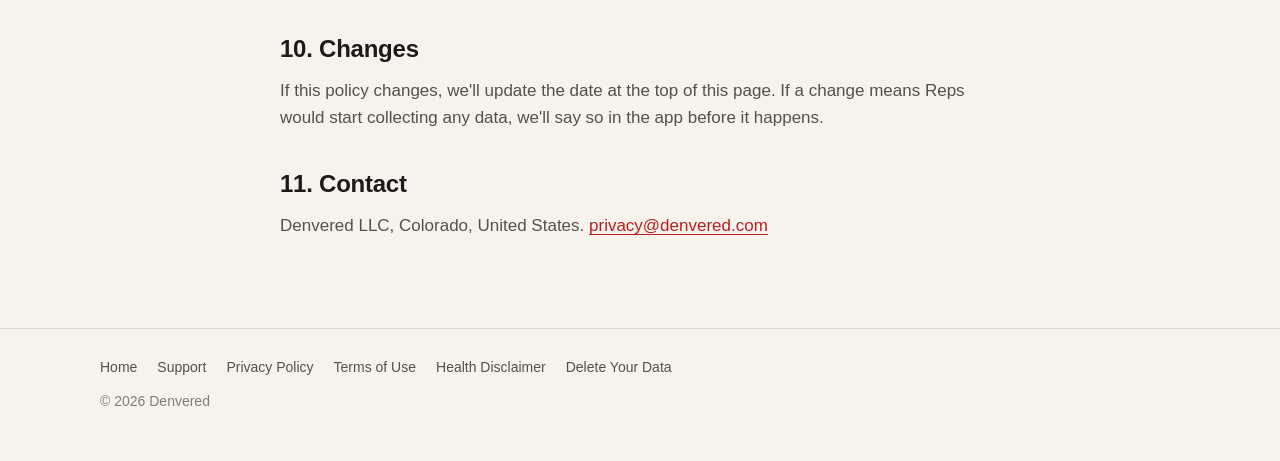
<file: privacy-policy.html>
<!doctype html>
<html lang="en">
<head>
<meta charset="utf-8">
<meta name="viewport" content="width=device-width, initial-scale=1, viewport-fit=cover">
<title>Privacy Policy · Reps: Gym Workout Tracker</title>
<meta name="description" content="Reps has no account, no servers and no analytics. This policy explains what the app uses on your iPhone and Apple Watch, and how to delete it.">
<meta name="apple-itunes-app" content="app-id=6762486117">
<link rel="canonical" href="https://jakeintech.github.io/reps-site/privacy-policy.html">
<meta name="theme-color" content="#F8F4EC" media="(prefers-color-scheme: light)">
<meta name="theme-color" content="#17110F" media="(prefers-color-scheme: dark)">
<link rel="icon" type="image/png" href="assets/favicon.png">
<link rel="apple-touch-icon" href="assets/icon-180.png">
<meta property="og:type" content="article">
<meta property="og:site_name" content="Reps">
<meta property="og:title" content="Reps Privacy Policy">
<meta property="og:description" content="No account, no servers, no analytics. What Reps uses on your device, and how to delete it.">
<meta property="og:url" content="https://jakeintech.github.io/reps-site/privacy-policy.html">
<meta property="og:image" content="https://jakeintech.github.io/reps-site/assets/og.png">
<meta name="twitter:card" content="summary_large_image">
<link rel="stylesheet" href="style.css">
</head>
<body>
<header class="site-header">
  <div class="wrap">
    <a class="brand" href="./"><img src="assets/icon-180.png" alt="" width="32" height="32">Reps</a>
    <nav aria-label="Main">
      <a class="optional" href="./#features">Features</a>
      <a href="support.html">Support</a>
    </nav>
  </div>
</header>

<main class="doc">
  <div class="wrap">
    <h1>Privacy Policy</h1>
    <p class="meta">Last updated November 10, 2026. Applies to the Reps app for iPhone and Apple Watch, its widgets and Live Activities, and this website.</p>

    <div class="summary">
      <p><strong>The short version.</strong> Reps has no account and we run no servers. The app contains no analytics, advertising or tracking code, and no third-party software kits. Your workouts are saved on your device and in Apple Health. We never receive them.</p>
      <p>On the App Store, Reps is labeled <strong>Data Not Collected</strong>.</p>
    </div>

    <h2>1. Who we are</h2>
    <p>Reps is made by Denvered LLC, based in Colorado, United States ("Denvered", "we", "us"). For any privacy question or request, email <a href="mailto:privacy@denvered.com">privacy@denvered.com</a>.</p>

    <h2>2. What we collect</h2>
    <p>Nothing. We do not operate user accounts, servers, databases or analytics. We do not receive your name, email address, Apple Account, device identifiers, location, workouts or health data. We do not sell, rent or share personal information, and we do not track you across other companies' apps or websites.</p>
    <p>If you email us, we receive what you choose to send (your email address and message) and use it only to reply. We delete support email when it's no longer needed to help you.</p>

    <h2>3. What the app uses on your device</h2>
    <p>Reps works with the data below so its features can work. All of it stays on your iPhone and Apple Watch, or in Apple's own services that you control. Each permission is optional, asked for when you first use the feature, and can be turned off in the Settings app.</p>
    <div class="table-wrap">
      <table>
        <thead><tr><th>Data</th><th>Why Reps uses it</th><th>Where it's kept</th></tr></thead>
        <tbody>
          <tr><td>Your workouts: exercises, sets, reps, weight, RPE, notes</td><td>Your training log and history</td><td>On your device and in Apple Health</td></tr>
          <tr><td>Routines, custom exercises, sticker setups, settings</td><td>Your library and preferences</td><td>On your device only</td></tr>
          <tr><td>Apple Health data you allow: workouts, heart rate, heart rate variability, resting heart rate, sleep, body measurements, and mobility measures such as walking speed, stair speed and walking steadiness</td><td>Your history, readiness on the You tab, and Strength for life trends</td><td>Read from Apple Health when needed; Reps doesn't copy it anywhere else</td></tr>
          <tr><td>Camera</td><td>Scan a machine's label and film a set for Form check</td><td>Processed on your iPhone. Video isn't saved unless you choose to keep it, and it's never uploaded</td></tr>
          <tr><td>Stickers you set up</td><td>Open the right exercise when you tap your iPhone on a sticker</td><td>The sticker's ID and its exercise, on your device</td></tr>
          <tr><td>Calendar (add only)</td><td>Add finished workouts to your calendar, only if you turn it on</td><td>Your calendar. Reps can't read your events</td></tr>
          <tr><td>Apple Music</td><td>Start a playlist you pick</td><td>Handled by Apple Music</td></tr>
          <tr><td>Photos (add only)</td><td>Save a share card or clip when you ask</td><td>Your photo library. Reps can't read your photos</td></tr>
          <tr><td>Face ID</td><td>Optional app lock</td><td>Handled by iOS. Reps never sees your face data</td></tr>
          <tr><td>Notifications</td><td>Rest timer alerts</td><td>Local to your device; Reps sends no push notifications</td></tr>
          <tr><td>Siri, Shortcuts and the Action Button</td><td>Start a routine or log a set by voice or button</td><td>Handled by iOS</td></tr>
          <tr><td>Purchases of Reps Pro</td><td>Unlock Pro features</td><td>Handled by Apple. We never see your payment details</td></tr>
        </tbody>
      </table>
    </div>
    <p>Pro features that write text, such as the weekly recap and building a routine by asking, use Apple Intelligence on your iPhone. Your requests and the results stay on your device.</p>

    <h2>4. Apple Health</h2>
    <p>Health data that Reps reads or writes is used only to provide Reps features to you. It is never used for advertising or marketing, never sold, never shared with third parties and never used for data mining. You choose which types Reps can read and write in Settings, Privacy &amp; Security, Health, Reps. If Apple Health syncs your Health data between your devices through iCloud, that's Apple's service, covered by Apple's privacy policy.</p>

    <h2>5. Sharing</h2>
    <p>We don't share your data because we don't have it. Things you choose to share, such as a share card you send in Messages or a file you export, go where you send them and are covered by that service's terms.</p>

    <h2>6. How long data is kept, and how to delete it</h2>
    <p>Data in the app stays until you delete it or delete the app. Workouts saved to Apple Health stay in Apple Health until you delete them there. Step-by-step instructions are on <a href="data-deletion.html">Delete Your Data</a>.</p>

    <h2>7. Your rights</h2>
    <p>Depending on where you live (for example under the GDPR in the EU and UK, or state privacy laws in the US such as California's), you have rights to access, correct, export, restrict and delete your personal data. Because we hold none of your data, you can use these rights directly on your device: view and edit everything in Reps and the Health app, export your history from Reps Settings, and delete it as described above. You can still contact us at <a href="mailto:privacy@denvered.com">privacy@denvered.com</a> and we'll answer within 30 days.</p>

    <h2>8. Children</h2>
    <p>Reps isn't directed at children under 13, and we don't knowingly collect anyone's personal data, including children's.</p>

    <h2>9. This website</h2>
    <p>This site has no cookies, analytics or tracking scripts. It's hosted on GitHub Pages; GitHub may log basic technical information such as IP addresses to run and secure its service, as described in GitHub's privacy statement. We don't receive or use those logs.</p>

    <h2>10. Changes</h2>
    <p>If this policy changes, we'll update the date at the top of this page. If a change means Reps would start collecting any data, we'll say so in the app before it happens.</p>

    <h2>11. Contact</h2>
    <p>Denvered LLC, Colorado, United States. <a href="mailto:privacy@denvered.com">privacy@denvered.com</a></p>
  </div>
</main>

<footer class="site-footer">
  <div class="wrap">
    <nav aria-label="Footer">
      <a href="./">Home</a>
      <a href="support.html">Support</a>
      <a href="privacy-policy.html">Privacy Policy</a>
      <a href="terms-of-service.html">Terms of Use</a>
      <a href="health-disclaimer.html">Health Disclaimer</a>
      <a href="data-deletion.html">Delete Your Data</a>
    </nav>
    <p>© 2026 Denvered</p>
  </div>
</footer>
</body>
</html>
</file>
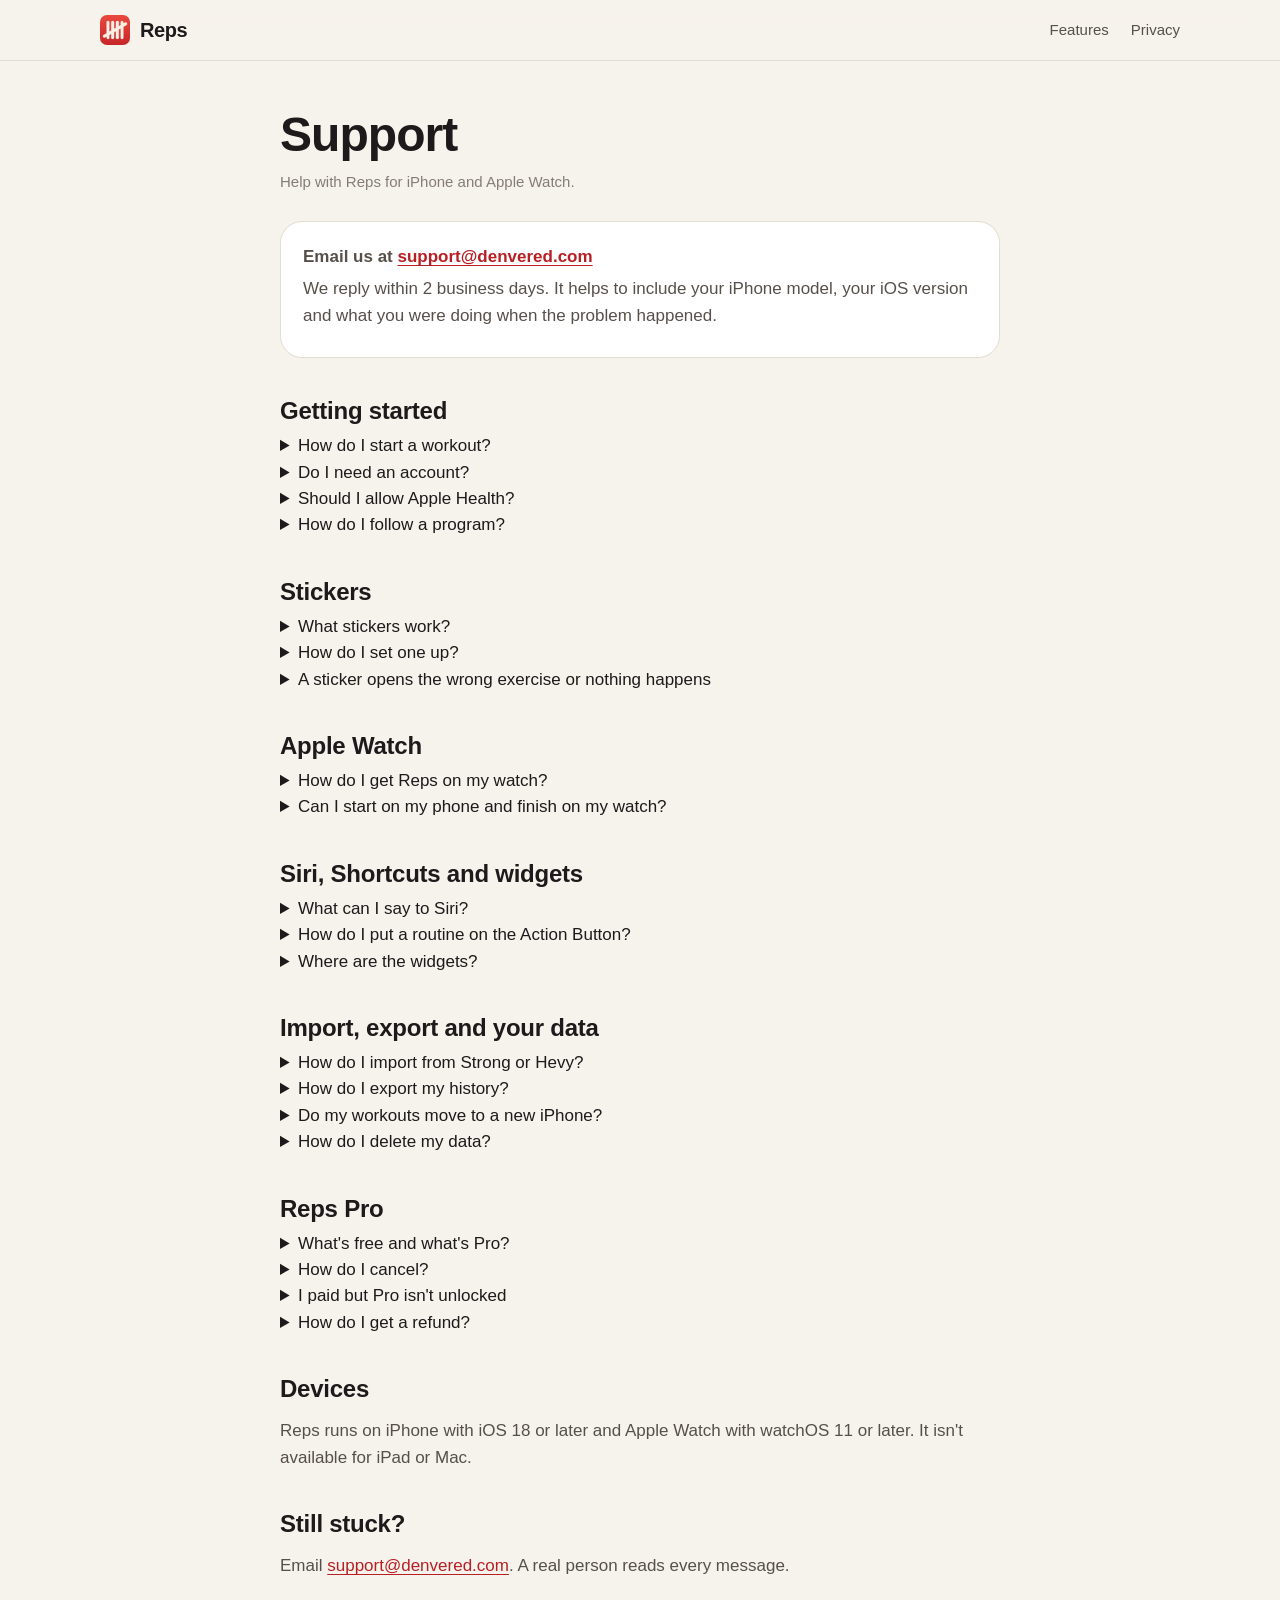
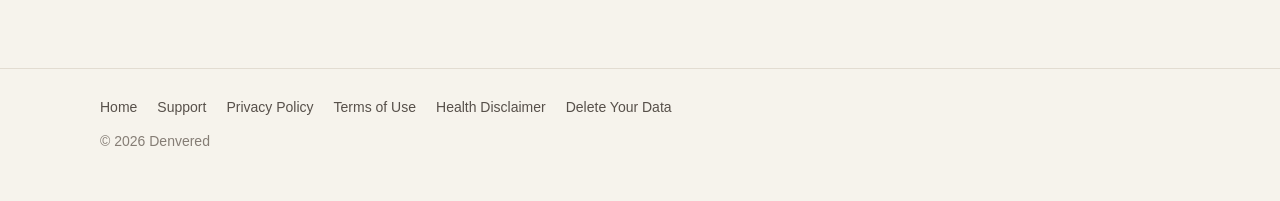
<file: support.html>
<!doctype html>
<html lang="en">
<head>
<meta charset="utf-8">
<meta name="viewport" content="width=device-width, initial-scale=1, viewport-fit=cover">
<title>Support · Reps: Gym Workout Tracker</title>
<meta name="description" content="Get help with Reps: starting a workout, stickers, Apple Watch, importing your history, Reps Pro, and deleting your data. Email support@denvered.com.">
<meta name="apple-itunes-app" content="app-id=6762486117">
<link rel="canonical" href="https://jakeintech.github.io/reps-site/support.html">
<meta name="theme-color" content="#F8F4EC" media="(prefers-color-scheme: light)">
<meta name="theme-color" content="#17110F" media="(prefers-color-scheme: dark)">
<link rel="icon" type="image/png" href="assets/favicon.png">
<link rel="apple-touch-icon" href="assets/icon-180.png">
<meta property="og:type" content="website">
<meta property="og:site_name" content="Reps">
<meta property="og:title" content="Reps Support">
<meta property="og:description" content="Answers to common questions, and how to reach us.">
<meta property="og:url" content="https://jakeintech.github.io/reps-site/support.html">
<meta property="og:image" content="https://jakeintech.github.io/reps-site/assets/og.png">
<meta name="twitter:card" content="summary_large_image">
<link rel="stylesheet" href="style.css">
</head>
<body>
<header class="site-header">
  <div class="wrap">
    <a class="brand" href="./"><img src="assets/icon-180.png" alt="" width="32" height="32">Reps</a>
    <nav aria-label="Main">
      <a class="optional" href="./#features">Features</a>
      <a href="privacy-policy.html">Privacy</a>
    </nav>
  </div>
</header>

<main class="doc">
  <div class="wrap">
    <h1>Support</h1>
    <p class="meta">Help with Reps for iPhone and Apple Watch.</p>

    <div class="contact-card">
      <p><strong>Email us at <a href="mailto:support@denvered.com?subject=Reps%20support">support@denvered.com</a></strong></p>
      <p>We reply within 2 business days. It helps to include your iPhone model, your iOS version and what you were doing when the problem happened.</p>
    </div>

    <h2 id="start">Getting started</h2>
    <details><summary>How do I start a workout?</summary><p>On the Train tab, tap Start next to any routine. Each lift opens on the weight and reps you did last time. Tap Log Set, or drag the big number to change the weight first.</p></details>
    <details><summary>Do I need an account?</summary><p>No. Reps has no sign-up. Open it and start lifting.</p></details>
    <details><summary>Should I allow Apple Health?</summary><p>Yes, if you want your workouts kept. Reps saves every finished workout to Apple Health, and reads your history from there. You can still log without it, and you can change access any time in Settings, Privacy &amp; Security, Health, Reps.</p></details>
    <details><summary>How do I follow a program?</summary><p>Reps includes ten programs, from beginner starters to Push/Pull/Legs, GZCLP, 5/3/1 Lite and nSuns Lite. Add one from the Train tab, then start its next day. You can also build your own routine from the exercise list.</p></details>

    <h2 id="stickers">Stickers</h2>
    <details><summary>What stickers work?</summary><p>Blank tap stickers sold online, often listed as NTAG213 or NTAG215. You need an iPhone that can read them (iPhone XS or later).</p></details>
    <details><summary>How do I set one up?</summary><p>In Reps Settings, open Stickers, tap Program an NFC sticker, and pick its exercise. Put it on your rack, bench or machine. Next time, hold the top of your iPhone near it and that exercise opens.</p></details>
    <details><summary>A sticker opens the wrong exercise or nothing happens</summary><p>Hold the top edge of your iPhone flat against the sticker for a second. If it still opens the wrong lift, set it up again from Reps Settings. Metal surfaces can block some stickers; a sticker made for metal, or a spot on plastic or a label, works better.</p></details>

    <h2 id="watch">Apple Watch</h2>
    <details><summary>How do I get Reps on my watch?</summary><p>The watch app installs with the iPhone app. If it doesn't appear, open the Watch app on your iPhone, scroll to Available Apps and tap Install next to Reps.</p></details>
    <details><summary>Can I start on my phone and finish on my watch?</summary><p>Yes. Start a workout on iPhone and the watch picks it up. It's saved as one workout, not two.</p></details>

    <h2 id="shortcuts">Siri, Shortcuts and widgets</h2>
    <details><summary>What can I say to Siri?</summary><ul><li>"Start Push in Reps" (use any routine's name)</li><li>"Start workout in Reps"</li><li>"Repeat last set in Reps"</li><li>"End workout in Reps"</li></ul></details>
    <details><summary>How do I put a routine on the Action Button?</summary><p>In the Settings app, open Action Button, choose Shortcut, and pick a Reps action such as Start Routine.</p></details>
    <details><summary>Where are the widgets?</summary><p>Lock Screen widgets show your next set and your streak. In Control Center, add the Start Workout control. While a workout runs, the rest timer shows on your Lock Screen, in the Dynamic Island and in StandBy.</p></details>

    <h2 id="data">Import, export and your data</h2>
    <details><summary>How do I import from Strong or Hevy?</summary><p>Export your workouts as a CSV file from the other app, save it to Files, then open Reps Settings and choose Import from Strong or Hevy. Your past workouts appear in your history and in Apple Health.</p></details>
    <details><summary>How do I export my history?</summary><p>In Reps Settings, choose Export all sets to CSV to save a spreadsheet file of every workout.</p></details>
    <details><summary>Do my workouts move to a new iPhone?</summary><p>Workouts live in Apple Health, which moves with your iPhone backup or iCloud. Routines and settings that live only in Reps move with an iPhone backup.</p></details>
    <details><summary>How do I delete my data?</summary><p>See <a href="data-deletion.html">Delete Your Data</a>. In short: delete the app to remove everything Reps keeps, and delete workouts in the Health app if you want those gone too.</p></details>

    <h2 id="subscription">Reps Pro</h2>
    <details><summary>What's free and what's Pro?</summary><p>Logging, routines, programs, history, the Apple Watch app, widgets, stickers, import and export are free with no limits. Reps Pro adds a weekly recap, Strength for life trends, Build by asking, Scan any machine and Form check (beta). Build by asking needs an iPhone with Apple Intelligence.</p></details>
    <details><summary>How do I cancel?</summary><p>In the Settings app, tap your name, then Subscriptions, then Reps, then Cancel Subscription. Or open Reps Settings and tap Manage Subscription. Cancel at least 24 hours before your renewal date to avoid the next charge. Pro stays on until the end of the period you paid for.</p></details>
    <details><summary>I paid but Pro isn't unlocked</summary><p>Open Reps Settings and tap Restore Purchases. Make sure you're signed in to the App Store with the Apple Account you used to buy.</p></details>
    <details><summary>How do I get a refund?</summary><p>Apple handles all payments, so refunds go through Apple at <a href="https://reportaproblem.apple.com">reportaproblem.apple.com</a>.</p></details>

    <h2 id="devices">Devices</h2>
    <p>Reps runs on iPhone with iOS 18 or later and Apple Watch with watchOS 11 or later. It isn't available for iPad or Mac.</p>

    <h2>Still stuck?</h2>
    <p>Email <a href="mailto:support@denvered.com?subject=Reps%20support">support@denvered.com</a>. A real person reads every message.</p>
  </div>
</main>

<footer class="site-footer">
  <div class="wrap">
    <nav aria-label="Footer">
      <a href="./">Home</a>
      <a href="support.html">Support</a>
      <a href="privacy-policy.html">Privacy Policy</a>
      <a href="terms-of-service.html">Terms of Use</a>
      <a href="health-disclaimer.html">Health Disclaimer</a>
      <a href="data-deletion.html">Delete Your Data</a>
    </nav>
    <p>© 2026 Denvered</p>
  </div>
</footer>
</body>
</html>
</file>
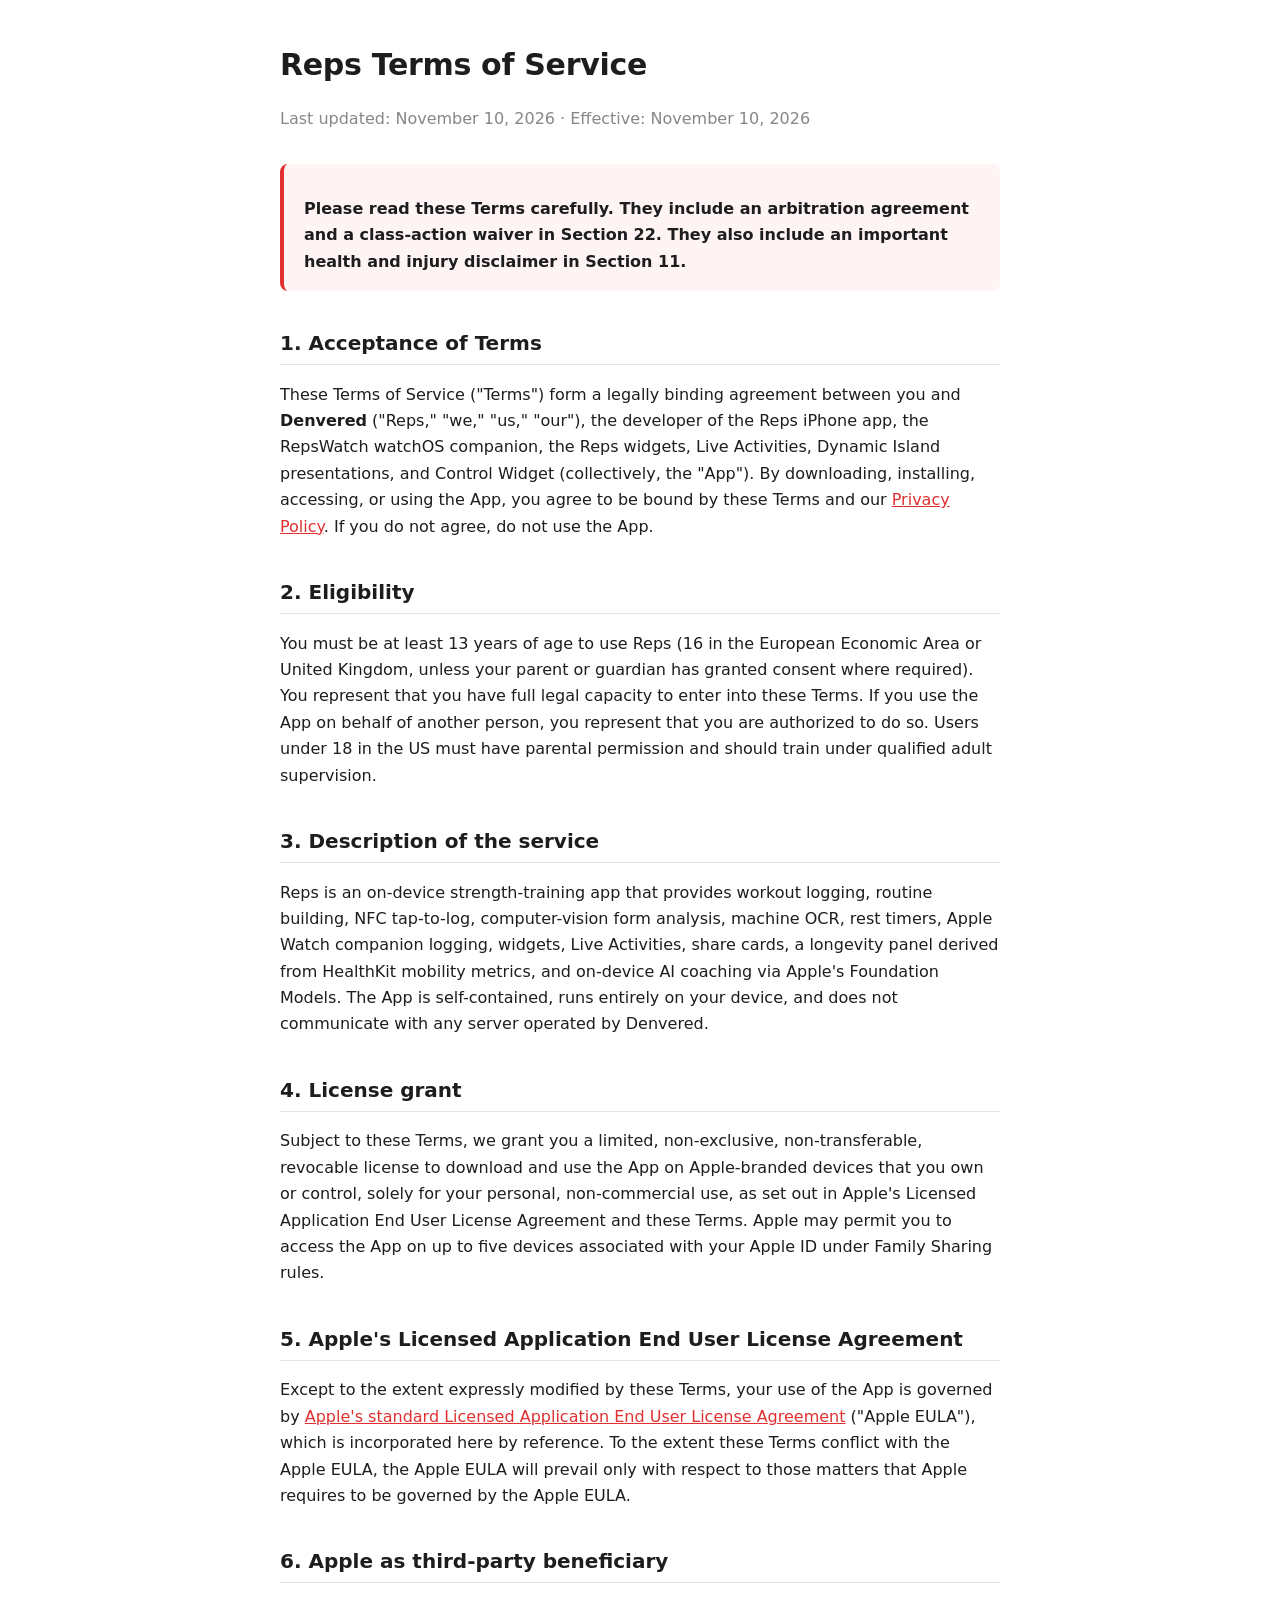
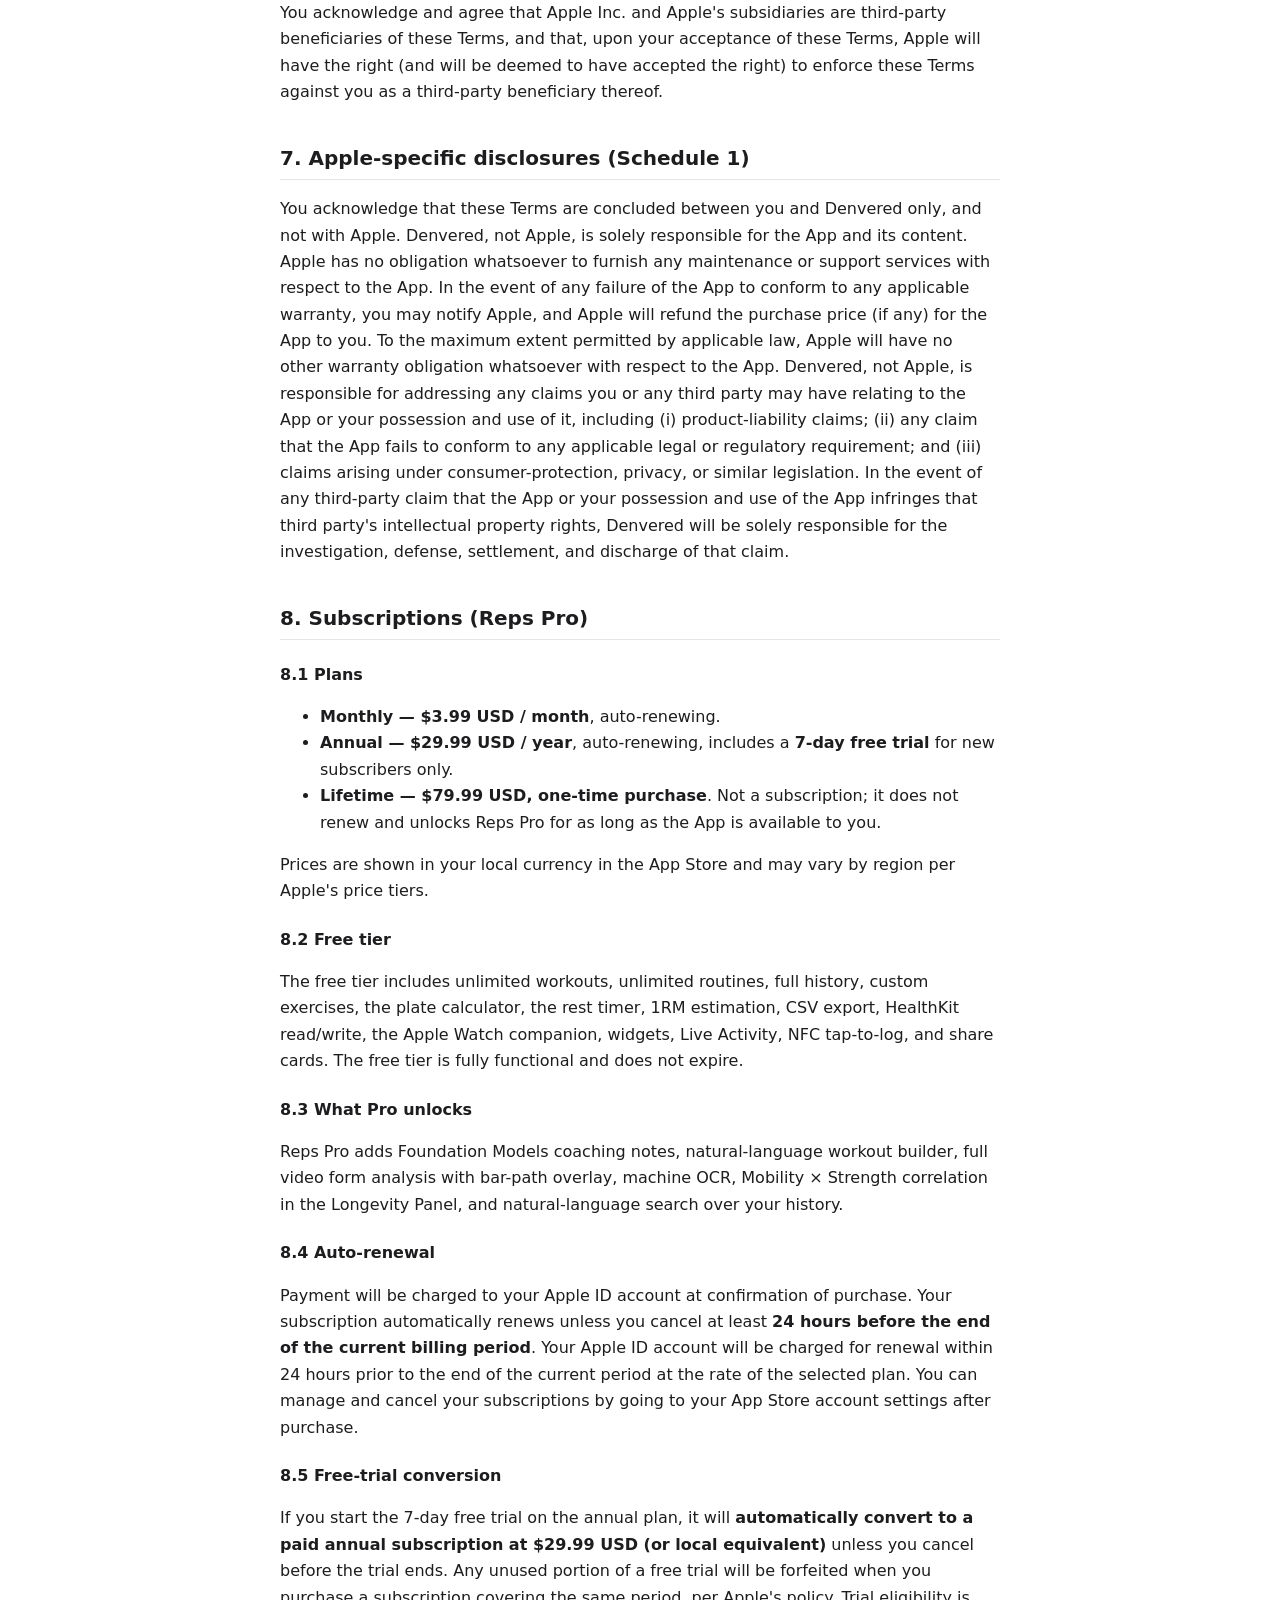
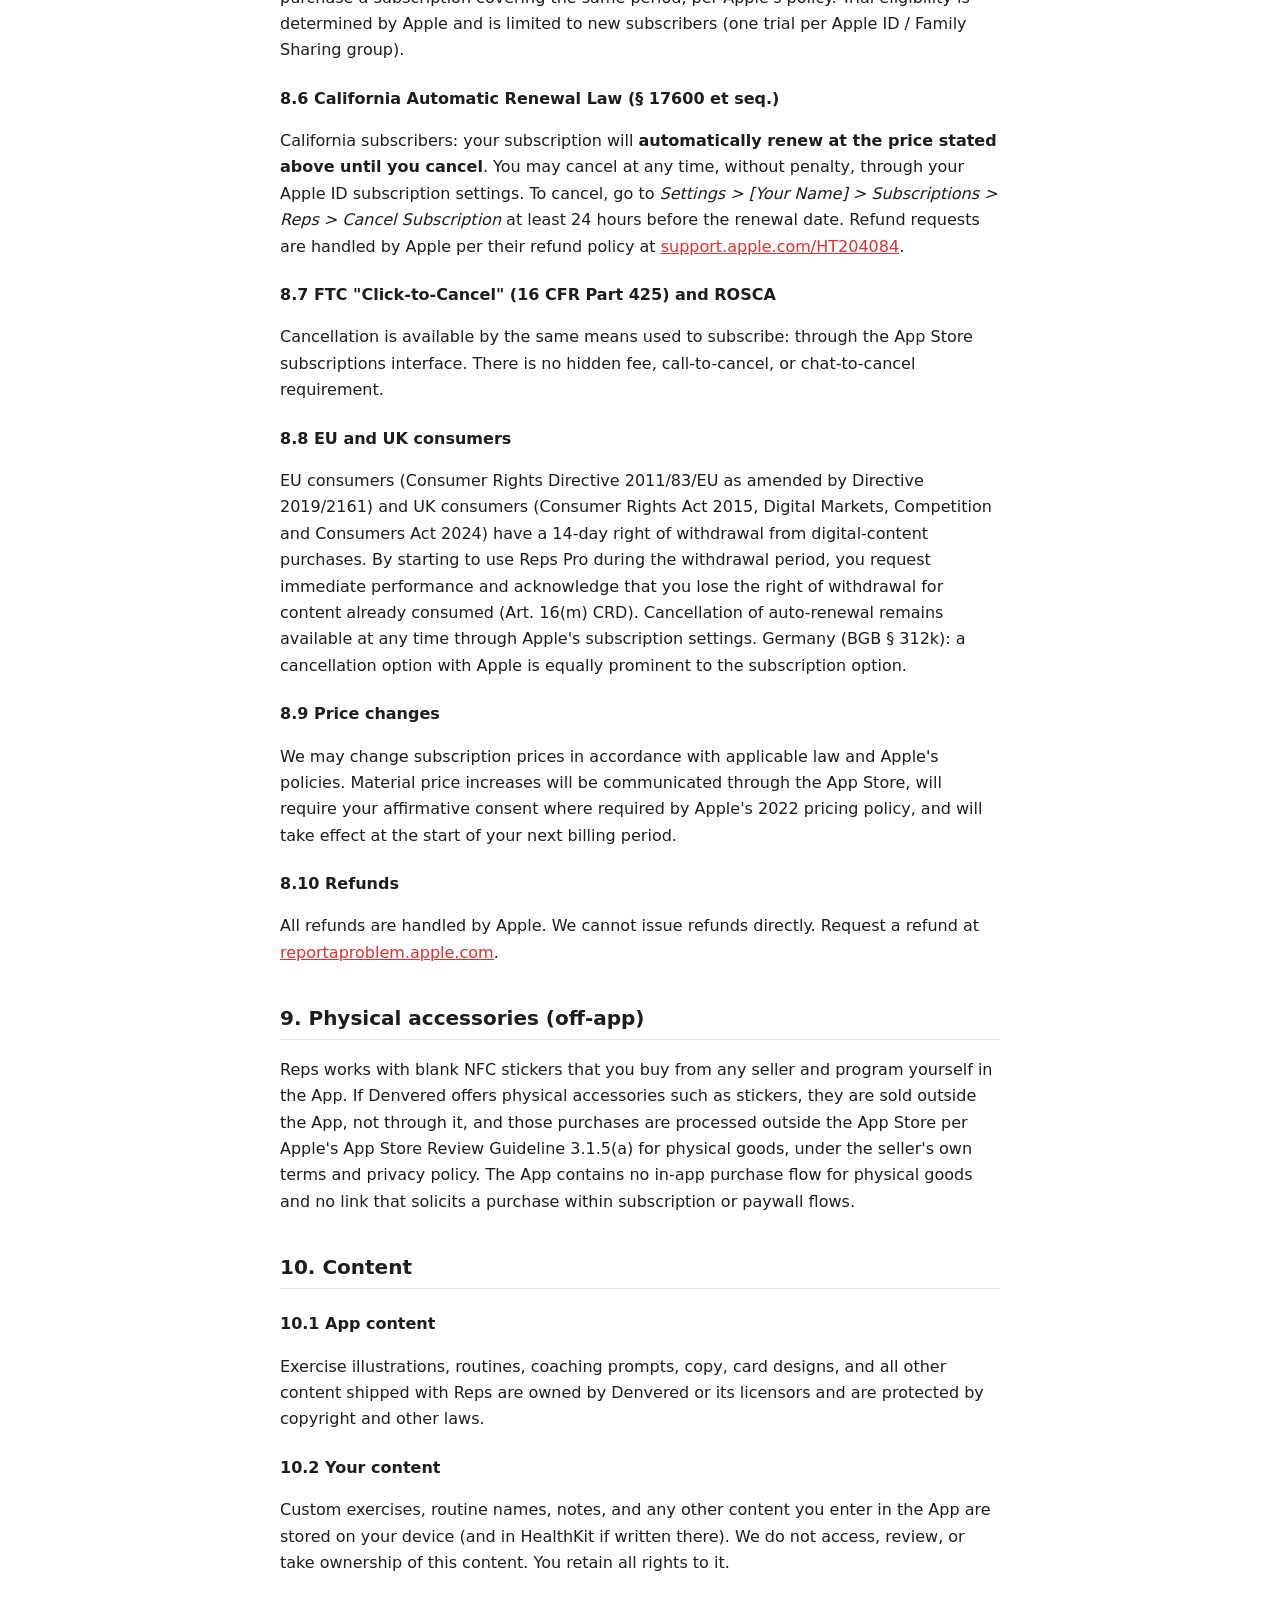
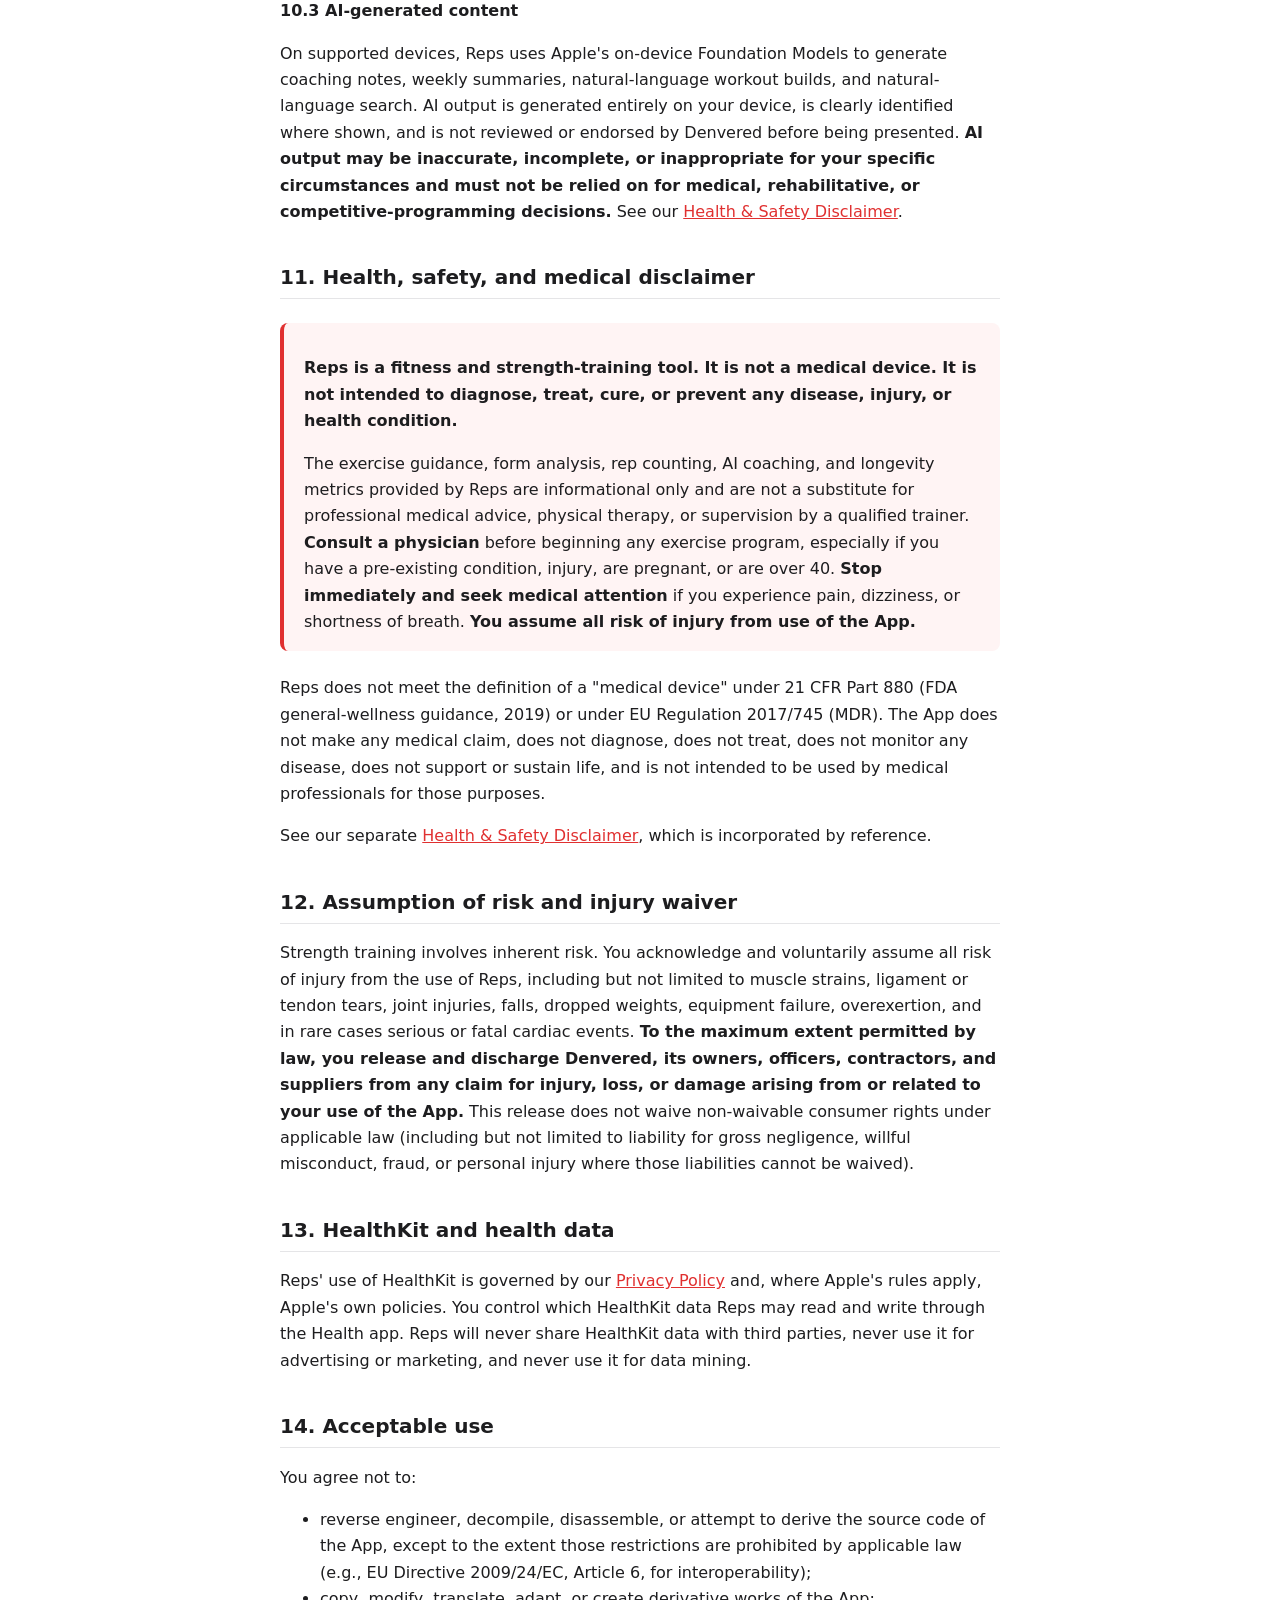
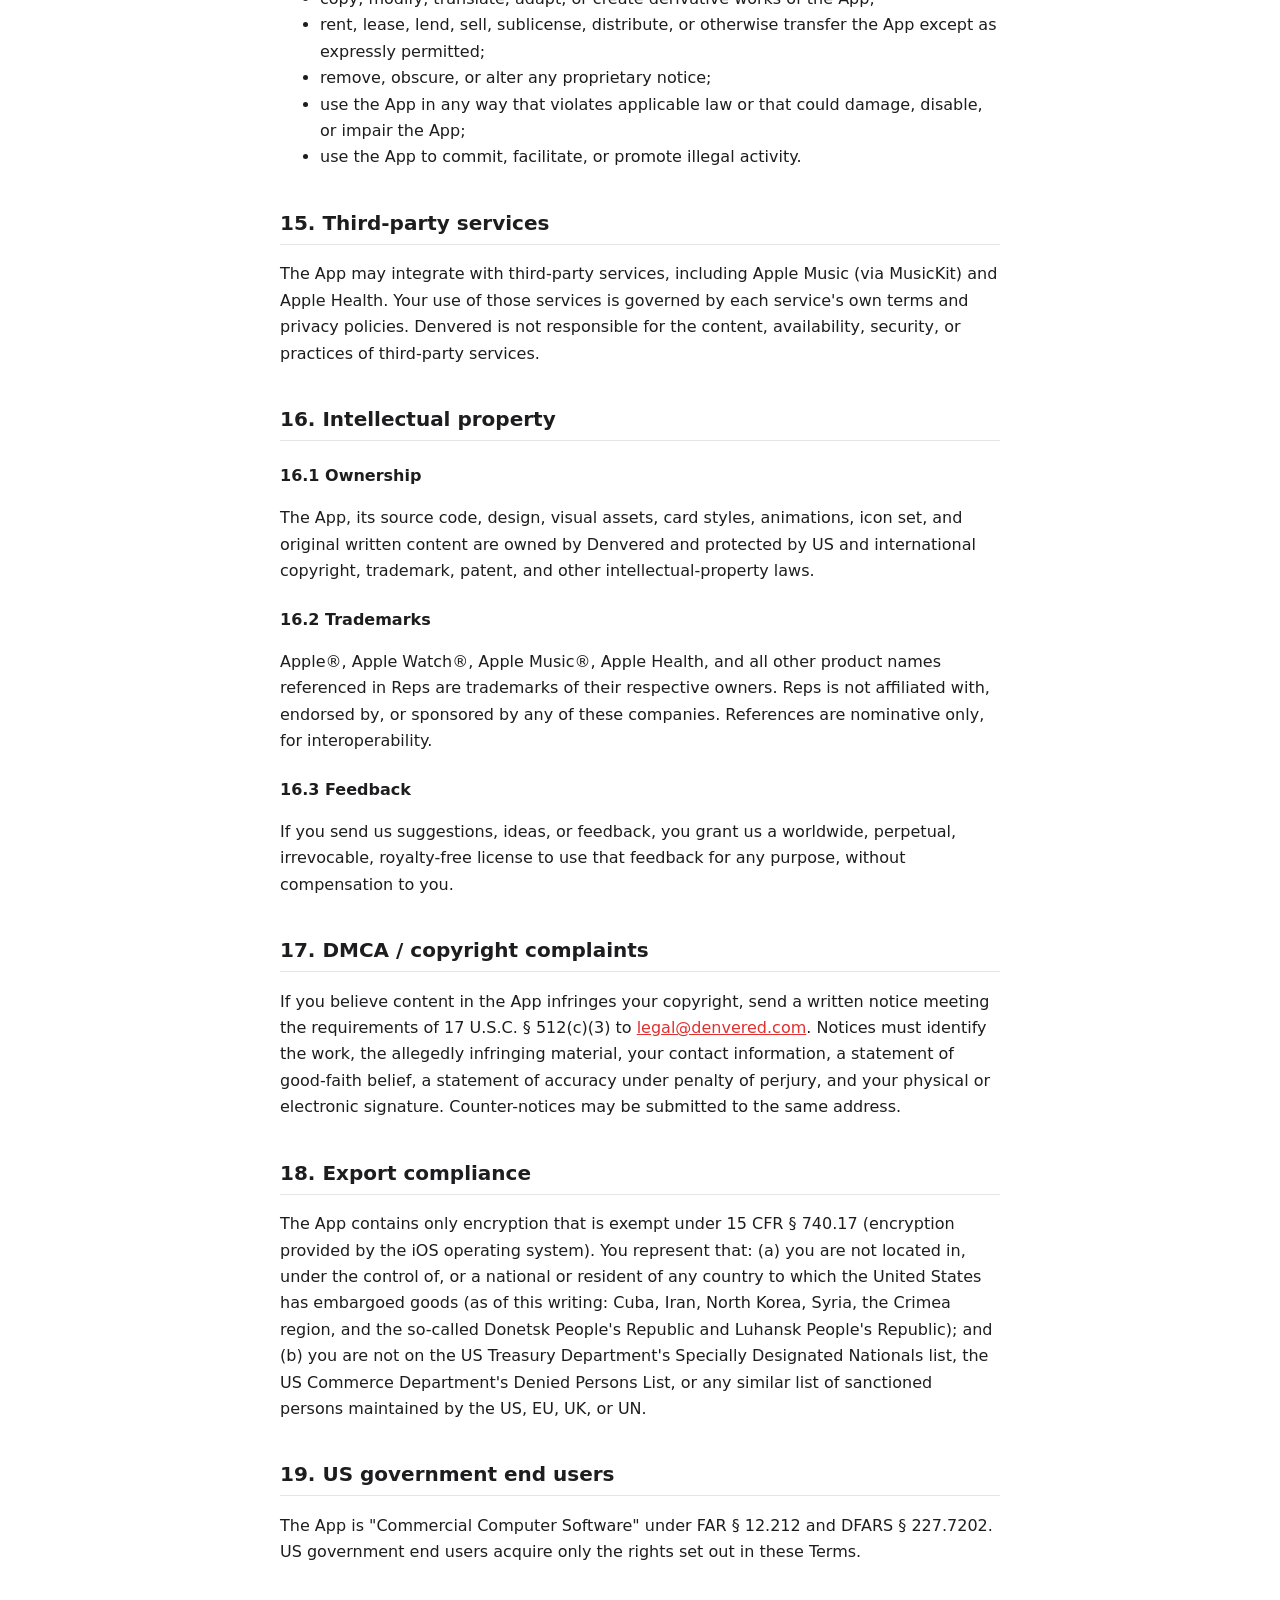
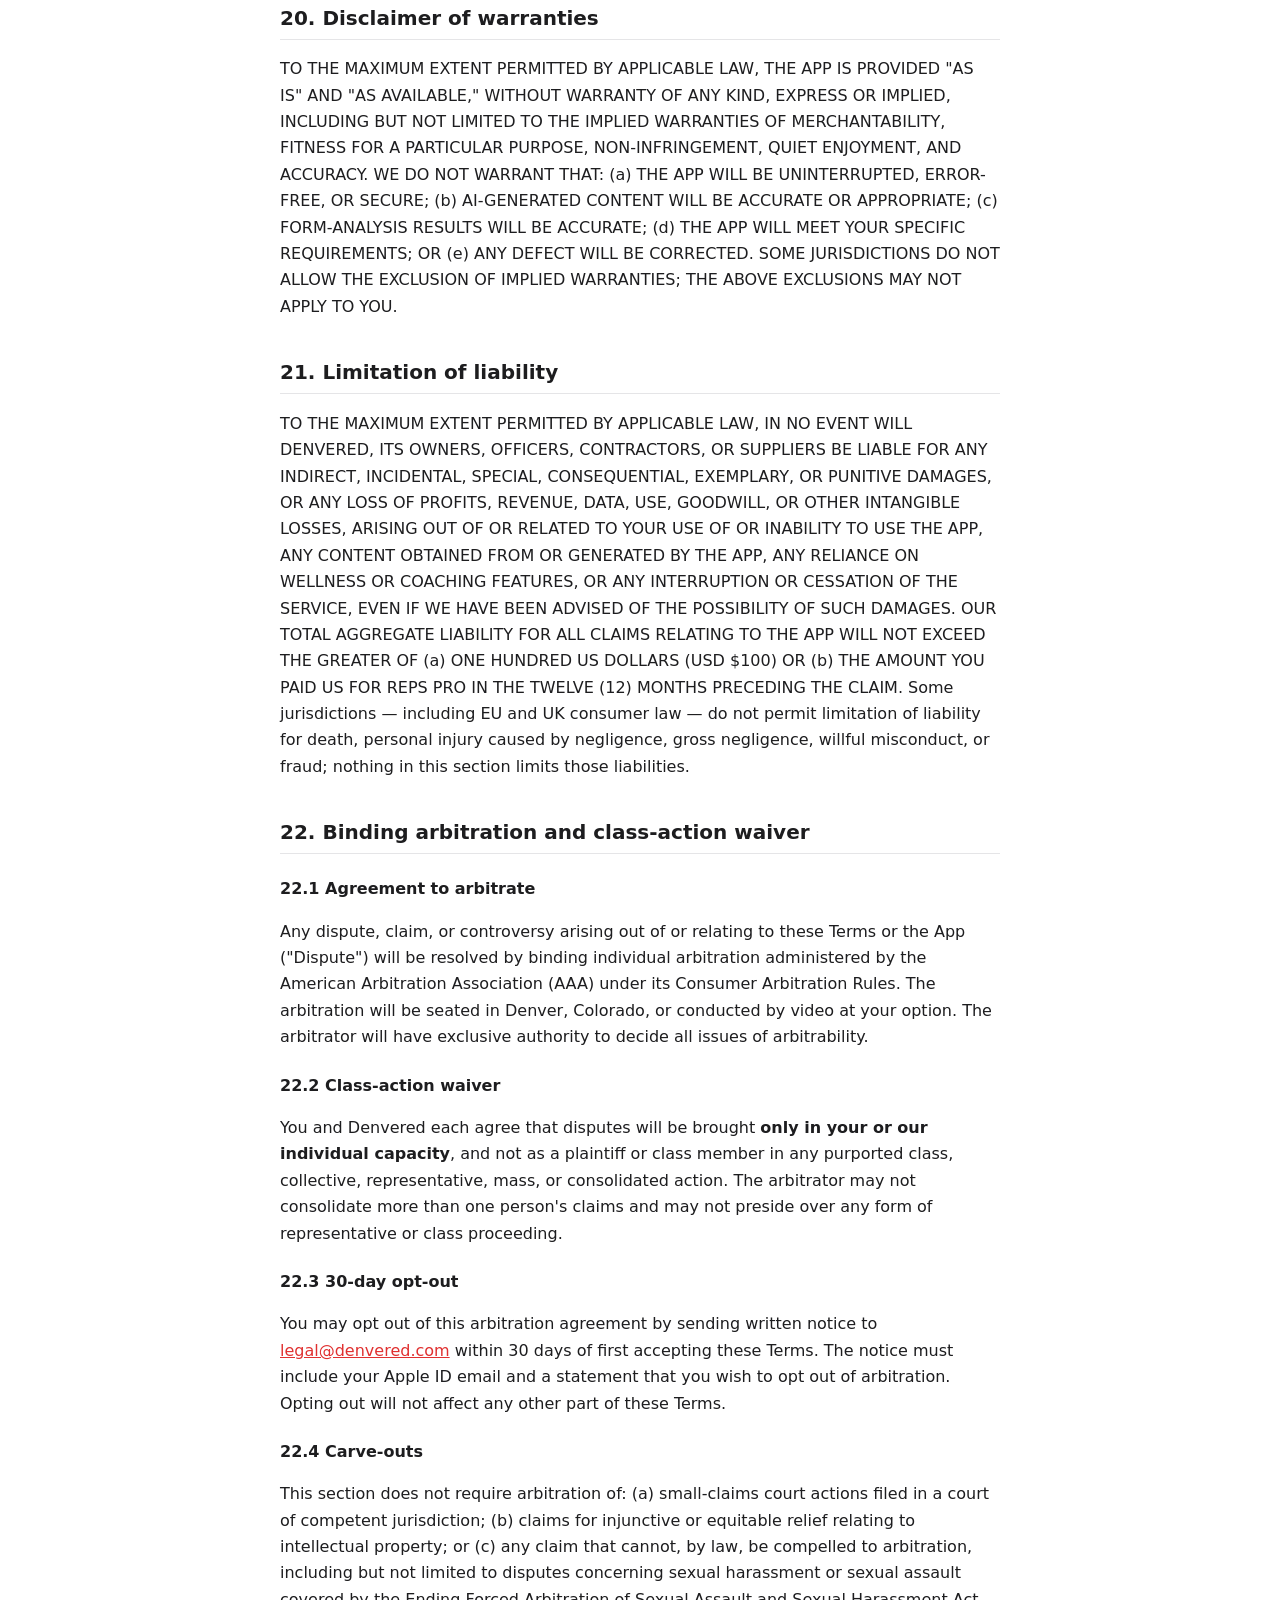
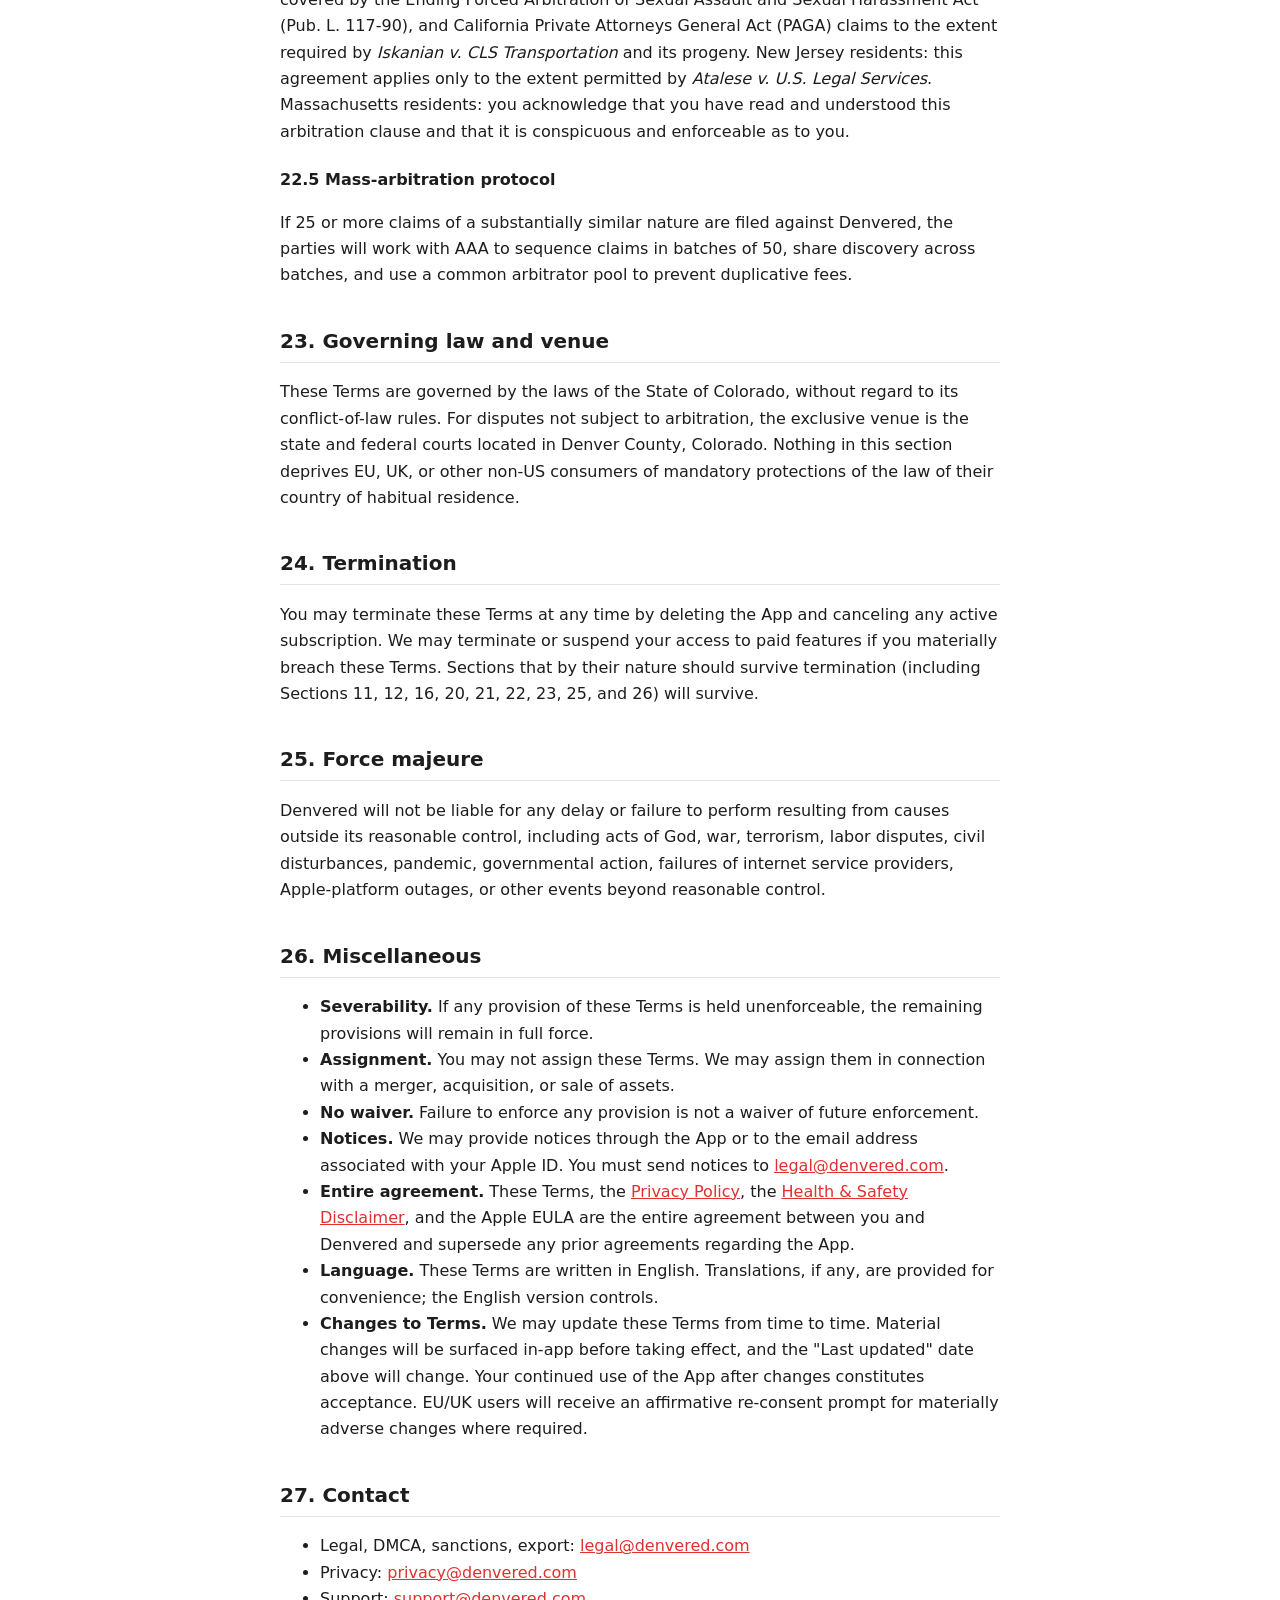
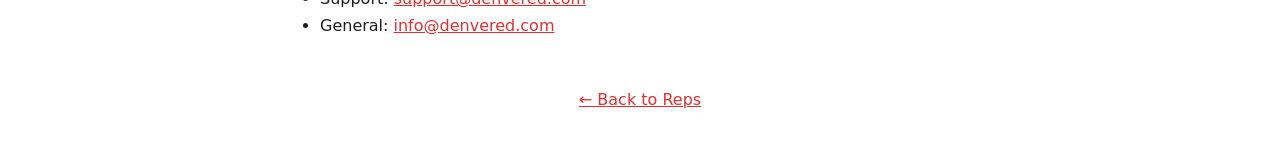
<file: terms-of-service.html>
<!DOCTYPE html>
<html lang="en">
<head>
    <meta charset="UTF-8">
    <meta name="viewport" content="width=device-width, initial-scale=1.0">
    <title>Reps — Terms of Service</title>
    <meta name="description" content="Terms of Service for Reps.">
    <style>
        :root { color-scheme: light dark; }
        body { font-family: -apple-system, system-ui, "SF Pro Text", sans-serif; max-width: 720px; margin: 40px auto; padding: 0 20px; color: #1d1d1f; line-height: 1.65; }
        @media (prefers-color-scheme: dark) { body { background: #000; color: #f5f5f7; } a { color: #ff5050 !important; } .callout { background: #1a0000 !important; } code { background: #222 !important; color: #f5f5f7 !important; } }
        h1 { font-size: 30px; margin-bottom: 8px; letter-spacing: -0.3px; }
        h2 { font-size: 20px; margin-top: 36px; border-bottom: 1px solid #e5e5e7; padding-bottom: 4px; }
        h3 { font-size: 16px; margin-top: 22px; }
        .date { color: #86868b; margin-bottom: 32px; }
        a { color: #E03030; }
        code { background: #f5f5f7; padding: 1px 5px; border-radius: 3px; font-size: 13px; }
        .callout { background: #fff4f4; border-left: 4px solid #E03030; padding: 16px 20px; border-radius: 8px; margin: 24px 0; }
        .callout p:last-child { margin-bottom: 0; }
        .back { margin-top: 48px; text-align: center; }
    </style>
</head>
<body>
    <h1>Reps Terms of Service</h1>
    <p class="date">Last updated: November 10, 2026 · Effective: November 10, 2026</p>

    <div class="callout">
        <p><strong>Please read these Terms carefully. They include an arbitration agreement and a class-action waiver in Section 22. They also include an important health and injury disclaimer in Section 11.</strong></p>
    </div>

    <h2>1. Acceptance of Terms</h2>
    <p>These Terms of Service ("Terms") form a legally binding agreement between you and <strong>Denvered</strong> ("Reps," "we," "us," "our"), the developer of the Reps iPhone app, the RepsWatch watchOS companion, the Reps widgets, Live Activities, Dynamic Island presentations, and Control Widget (collectively, the "App"). By downloading, installing, accessing, or using the App, you agree to be bound by these Terms and our <a href="privacy-policy.html">Privacy Policy</a>. If you do not agree, do not use the App.</p>

    <h2>2. Eligibility</h2>
    <p>You must be at least 13 years of age to use Reps (16 in the European Economic Area or United Kingdom, unless your parent or guardian has granted consent where required). You represent that you have full legal capacity to enter into these Terms. If you use the App on behalf of another person, you represent that you are authorized to do so. Users under 18 in the US must have parental permission and should train under qualified adult supervision.</p>

    <h2>3. Description of the service</h2>
    <p>Reps is an on-device strength-training app that provides workout logging, routine building, NFC tap-to-log, computer-vision form analysis, machine OCR, rest timers, Apple Watch companion logging, widgets, Live Activities, share cards, a longevity panel derived from HealthKit mobility metrics, and on-device AI coaching via Apple's Foundation Models. The App is self-contained, runs entirely on your device, and does not communicate with any server operated by Denvered.</p>

    <h2>4. License grant</h2>
    <p>Subject to these Terms, we grant you a limited, non-exclusive, non-transferable, revocable license to download and use the App on Apple-branded devices that you own or control, solely for your personal, non-commercial use, as set out in Apple's Licensed Application End User License Agreement and these Terms. Apple may permit you to access the App on up to five devices associated with your Apple ID under Family Sharing rules.</p>

    <h2>5. Apple's Licensed Application End User License Agreement</h2>
    <p>Except to the extent expressly modified by these Terms, your use of the App is governed by <a href="https://www.apple.com/legal/internet-services/itunes/dev/stdeula/">Apple's standard Licensed Application End User License Agreement</a> ("Apple EULA"), which is incorporated here by reference. To the extent these Terms conflict with the Apple EULA, the Apple EULA will prevail only with respect to those matters that Apple requires to be governed by the Apple EULA.</p>

    <h2>6. Apple as third-party beneficiary</h2>
    <p>You acknowledge and agree that Apple Inc. and Apple's subsidiaries are third-party beneficiaries of these Terms, and that, upon your acceptance of these Terms, Apple will have the right (and will be deemed to have accepted the right) to enforce these Terms against you as a third-party beneficiary thereof.</p>

    <h2>7. Apple-specific disclosures (Schedule 1)</h2>
    <p>You acknowledge that these Terms are concluded between you and Denvered only, and not with Apple. Denvered, not Apple, is solely responsible for the App and its content. Apple has no obligation whatsoever to furnish any maintenance or support services with respect to the App. In the event of any failure of the App to conform to any applicable warranty, you may notify Apple, and Apple will refund the purchase price (if any) for the App to you. To the maximum extent permitted by applicable law, Apple will have no other warranty obligation whatsoever with respect to the App. Denvered, not Apple, is responsible for addressing any claims you or any third party may have relating to the App or your possession and use of it, including (i) product-liability claims; (ii) any claim that the App fails to conform to any applicable legal or regulatory requirement; and (iii) claims arising under consumer-protection, privacy, or similar legislation. In the event of any third-party claim that the App or your possession and use of the App infringes that third party's intellectual property rights, Denvered will be solely responsible for the investigation, defense, settlement, and discharge of that claim.</p>

    <h2>8. Subscriptions (Reps Pro)</h2>

    <h3>8.1 Plans</h3>
    <ul>
        <li><strong>Monthly — $3.99 USD / month</strong>, auto-renewing.</li>
        <li><strong>Annual — $29.99 USD / year</strong>, auto-renewing, includes a <strong>7-day free trial</strong> for new subscribers only.</li>
        <li><strong>Lifetime — $79.99 USD, one-time purchase</strong>. Not a subscription; it does not renew and unlocks Reps Pro for as long as the App is available to you.</li>
    </ul>
    <p>Prices are shown in your local currency in the App Store and may vary by region per Apple's price tiers.</p>

    <h3>8.2 Free tier</h3>
    <p>The free tier includes unlimited workouts, unlimited routines, full history, custom exercises, the plate calculator, the rest timer, 1RM estimation, CSV export, HealthKit read/write, the Apple Watch companion, widgets, Live Activity, NFC tap-to-log, and share cards. The free tier is fully functional and does not expire.</p>

    <h3>8.3 What Pro unlocks</h3>
    <p>Reps Pro adds Foundation Models coaching notes, natural-language workout builder, full video form analysis with bar-path overlay, machine OCR, Mobility × Strength correlation in the Longevity Panel, and natural-language search over your history.</p>

    <h3>8.4 Auto-renewal</h3>
    <p>Payment will be charged to your Apple ID account at confirmation of purchase. Your subscription automatically renews unless you cancel at least <strong>24 hours before the end of the current billing period</strong>. Your Apple ID account will be charged for renewal within 24 hours prior to the end of the current period at the rate of the selected plan. You can manage and cancel your subscriptions by going to your App Store account settings after purchase.</p>

    <h3>8.5 Free-trial conversion</h3>
    <p>If you start the 7-day free trial on the annual plan, it will <strong>automatically convert to a paid annual subscription at $29.99 USD (or local equivalent)</strong> unless you cancel before the trial ends. Any unused portion of a free trial will be forfeited when you purchase a subscription covering the same period, per Apple's policy. Trial eligibility is determined by Apple and is limited to new subscribers (one trial per Apple ID / Family Sharing group).</p>

    <h3>8.6 California Automatic Renewal Law (§ 17600 et seq.)</h3>
    <p>California subscribers: your subscription will <strong>automatically renew at the price stated above until you cancel</strong>. You may cancel at any time, without penalty, through your Apple ID subscription settings. To cancel, go to <em>Settings &gt; [Your Name] &gt; Subscriptions &gt; Reps &gt; Cancel Subscription</em> at least 24 hours before the renewal date. Refund requests are handled by Apple per their refund policy at <a href="https://support.apple.com/HT204084">support.apple.com/HT204084</a>.</p>

    <h3>8.7 FTC "Click-to-Cancel" (16 CFR Part 425) and ROSCA</h3>
    <p>Cancellation is available by the same means used to subscribe: through the App Store subscriptions interface. There is no hidden fee, call-to-cancel, or chat-to-cancel requirement.</p>

    <h3>8.8 EU and UK consumers</h3>
    <p>EU consumers (Consumer Rights Directive 2011/83/EU as amended by Directive 2019/2161) and UK consumers (Consumer Rights Act 2015, Digital Markets, Competition and Consumers Act 2024) have a 14-day right of withdrawal from digital-content purchases. By starting to use Reps Pro during the withdrawal period, you request immediate performance and acknowledge that you lose the right of withdrawal for content already consumed (Art. 16(m) CRD). Cancellation of auto-renewal remains available at any time through Apple's subscription settings. Germany (BGB § 312k): a cancellation option with Apple is equally prominent to the subscription option.</p>

    <h3>8.9 Price changes</h3>
    <p>We may change subscription prices in accordance with applicable law and Apple's policies. Material price increases will be communicated through the App Store, will require your affirmative consent where required by Apple's 2022 pricing policy, and will take effect at the start of your next billing period.</p>

    <h3>8.10 Refunds</h3>
    <p>All refunds are handled by Apple. We cannot issue refunds directly. Request a refund at <a href="https://reportaproblem.apple.com">reportaproblem.apple.com</a>.</p>

    <h2>9. Physical accessories (off-app)</h2>
    <p>Reps works with blank NFC stickers that you buy from any seller and program yourself in the App. If Denvered offers physical accessories such as stickers, they are sold outside the App, not through it, and those purchases are processed outside the App Store per Apple's App Store Review Guideline 3.1.5(a) for physical goods, under the seller's own terms and privacy policy. The App contains no in-app purchase flow for physical goods and no link that solicits a purchase within subscription or paywall flows.</p>

    <h2>10. Content</h2>

    <h3>10.1 App content</h3>
    <p>Exercise illustrations, routines, coaching prompts, copy, card designs, and all other content shipped with Reps are owned by Denvered or its licensors and are protected by copyright and other laws.</p>

    <h3>10.2 Your content</h3>
    <p>Custom exercises, routine names, notes, and any other content you enter in the App are stored on your device (and in HealthKit if written there). We do not access, review, or take ownership of this content. You retain all rights to it.</p>

    <h3>10.3 AI-generated content</h3>
    <p>On supported devices, Reps uses Apple's on-device Foundation Models to generate coaching notes, weekly summaries, natural-language workout builds, and natural-language search. AI output is generated entirely on your device, is clearly identified where shown, and is not reviewed or endorsed by Denvered before being presented. <strong>AI output may be inaccurate, incomplete, or inappropriate for your specific circumstances and must not be relied on for medical, rehabilitative, or competitive-programming decisions.</strong> See our <a href="health-disclaimer.html">Health &amp; Safety Disclaimer</a>.</p>

    <h2>11. Health, safety, and medical disclaimer</h2>
    <div class="callout">
        <p><strong>Reps is a fitness and strength-training tool. It is not a medical device. It is not intended to diagnose, treat, cure, or prevent any disease, injury, or health condition.</strong></p>
        <p>The exercise guidance, form analysis, rep counting, AI coaching, and longevity metrics provided by Reps are informational only and are not a substitute for professional medical advice, physical therapy, or supervision by a qualified trainer. <strong>Consult a physician</strong> before beginning any exercise program, especially if you have a pre-existing condition, injury, are pregnant, or are over 40. <strong>Stop immediately and seek medical attention</strong> if you experience pain, dizziness, or shortness of breath. <strong>You assume all risk of injury from use of the App.</strong></p>
    </div>
    <p>Reps does not meet the definition of a "medical device" under 21 CFR Part 880 (FDA general-wellness guidance, 2019) or under EU Regulation 2017/745 (MDR). The App does not make any medical claim, does not diagnose, does not treat, does not monitor any disease, does not support or sustain life, and is not intended to be used by medical professionals for those purposes.</p>
    <p>See our separate <a href="health-disclaimer.html">Health &amp; Safety Disclaimer</a>, which is incorporated by reference.</p>

    <h2>12. Assumption of risk and injury waiver</h2>
    <p>Strength training involves inherent risk. You acknowledge and voluntarily assume all risk of injury from the use of Reps, including but not limited to muscle strains, ligament or tendon tears, joint injuries, falls, dropped weights, equipment failure, overexertion, and in rare cases serious or fatal cardiac events. <strong>To the maximum extent permitted by law, you release and discharge Denvered, its owners, officers, contractors, and suppliers from any claim for injury, loss, or damage arising from or related to your use of the App.</strong> This release does not waive non-waivable consumer rights under applicable law (including but not limited to liability for gross negligence, willful misconduct, fraud, or personal injury where those liabilities cannot be waived).</p>

    <h2>13. HealthKit and health data</h2>
    <p>Reps' use of HealthKit is governed by our <a href="privacy-policy.html">Privacy Policy</a> and, where Apple's rules apply, Apple's own policies. You control which HealthKit data Reps may read and write through the Health app. Reps will never share HealthKit data with third parties, never use it for advertising or marketing, and never use it for data mining.</p>

    <h2>14. Acceptable use</h2>
    <p>You agree not to:</p>
    <ul>
        <li>reverse engineer, decompile, disassemble, or attempt to derive the source code of the App, except to the extent those restrictions are prohibited by applicable law (e.g., EU Directive 2009/24/EC, Article 6, for interoperability);</li>
        <li>copy, modify, translate, adapt, or create derivative works of the App;</li>
        <li>rent, lease, lend, sell, sublicense, distribute, or otherwise transfer the App except as expressly permitted;</li>
        <li>remove, obscure, or alter any proprietary notice;</li>
        <li>use the App in any way that violates applicable law or that could damage, disable, or impair the App;</li>
        <li>use the App to commit, facilitate, or promote illegal activity.</li>
    </ul>

    <h2>15. Third-party services</h2>
    <p>The App may integrate with third-party services, including Apple Music (via MusicKit) and Apple Health. Your use of those services is governed by each service's own terms and privacy policies. Denvered is not responsible for the content, availability, security, or practices of third-party services.</p>

    <h2>16. Intellectual property</h2>

    <h3>16.1 Ownership</h3>
    <p>The App, its source code, design, visual assets, card styles, animations, icon set, and original written content are owned by Denvered and protected by US and international copyright, trademark, patent, and other intellectual-property laws.</p>

    <h3>16.2 Trademarks</h3>
    <p>Apple®, Apple Watch®, Apple Music®, Apple Health, and all other product names referenced in Reps are trademarks of their respective owners. Reps is not affiliated with, endorsed by, or sponsored by any of these companies. References are nominative only, for interoperability.</p>

    <h3>16.3 Feedback</h3>
    <p>If you send us suggestions, ideas, or feedback, you grant us a worldwide, perpetual, irrevocable, royalty-free license to use that feedback for any purpose, without compensation to you.</p>

    <h2>17. DMCA / copyright complaints</h2>
    <p>If you believe content in the App infringes your copyright, send a written notice meeting the requirements of 17 U.S.C. § 512(c)(3) to <a href="mailto:legal@denvered.com">legal@denvered.com</a>. Notices must identify the work, the allegedly infringing material, your contact information, a statement of good-faith belief, a statement of accuracy under penalty of perjury, and your physical or electronic signature. Counter-notices may be submitted to the same address.</p>

    <h2>18. Export compliance</h2>
    <p>The App contains only encryption that is exempt under 15 CFR § 740.17 (encryption provided by the iOS operating system). You represent that: (a) you are not located in, under the control of, or a national or resident of any country to which the United States has embargoed goods (as of this writing: Cuba, Iran, North Korea, Syria, the Crimea region, and the so-called Donetsk People's Republic and Luhansk People's Republic); and (b) you are not on the US Treasury Department's Specially Designated Nationals list, the US Commerce Department's Denied Persons List, or any similar list of sanctioned persons maintained by the US, EU, UK, or UN.</p>

    <h2>19. US government end users</h2>
    <p>The App is "Commercial Computer Software" under FAR § 12.212 and DFARS § 227.7202. US government end users acquire only the rights set out in these Terms.</p>

    <h2>20. Disclaimer of warranties</h2>
    <p>TO THE MAXIMUM EXTENT PERMITTED BY APPLICABLE LAW, THE APP IS PROVIDED "AS IS" AND "AS AVAILABLE," WITHOUT WARRANTY OF ANY KIND, EXPRESS OR IMPLIED, INCLUDING BUT NOT LIMITED TO THE IMPLIED WARRANTIES OF MERCHANTABILITY, FITNESS FOR A PARTICULAR PURPOSE, NON-INFRINGEMENT, QUIET ENJOYMENT, AND ACCURACY. WE DO NOT WARRANT THAT: (a) THE APP WILL BE UNINTERRUPTED, ERROR-FREE, OR SECURE; (b) AI-GENERATED CONTENT WILL BE ACCURATE OR APPROPRIATE; (c) FORM-ANALYSIS RESULTS WILL BE ACCURATE; (d) THE APP WILL MEET YOUR SPECIFIC REQUIREMENTS; OR (e) ANY DEFECT WILL BE CORRECTED. SOME JURISDICTIONS DO NOT ALLOW THE EXCLUSION OF IMPLIED WARRANTIES; THE ABOVE EXCLUSIONS MAY NOT APPLY TO YOU.</p>

    <h2>21. Limitation of liability</h2>
    <p>TO THE MAXIMUM EXTENT PERMITTED BY APPLICABLE LAW, IN NO EVENT WILL DENVERED, ITS OWNERS, OFFICERS, CONTRACTORS, OR SUPPLIERS BE LIABLE FOR ANY INDIRECT, INCIDENTAL, SPECIAL, CONSEQUENTIAL, EXEMPLARY, OR PUNITIVE DAMAGES, OR ANY LOSS OF PROFITS, REVENUE, DATA, USE, GOODWILL, OR OTHER INTANGIBLE LOSSES, ARISING OUT OF OR RELATED TO YOUR USE OF OR INABILITY TO USE THE APP, ANY CONTENT OBTAINED FROM OR GENERATED BY THE APP, ANY RELIANCE ON WELLNESS OR COACHING FEATURES, OR ANY INTERRUPTION OR CESSATION OF THE SERVICE, EVEN IF WE HAVE BEEN ADVISED OF THE POSSIBILITY OF SUCH DAMAGES. OUR TOTAL AGGREGATE LIABILITY FOR ALL CLAIMS RELATING TO THE APP WILL NOT EXCEED THE GREATER OF (a) ONE HUNDRED US DOLLARS (USD $100) OR (b) THE AMOUNT YOU PAID US FOR REPS PRO IN THE TWELVE (12) MONTHS PRECEDING THE CLAIM. Some jurisdictions — including EU and UK consumer law — do not permit limitation of liability for death, personal injury caused by negligence, gross negligence, willful misconduct, or fraud; nothing in this section limits those liabilities.</p>

    <h2>22. Binding arbitration and class-action waiver</h2>

    <h3>22.1 Agreement to arbitrate</h3>
    <p>Any dispute, claim, or controversy arising out of or relating to these Terms or the App ("Dispute") will be resolved by binding individual arbitration administered by the American Arbitration Association (AAA) under its Consumer Arbitration Rules. The arbitration will be seated in Denver, Colorado, or conducted by video at your option. The arbitrator will have exclusive authority to decide all issues of arbitrability.</p>

    <h3>22.2 Class-action waiver</h3>
    <p>You and Denvered each agree that disputes will be brought <strong>only in your or our individual capacity</strong>, and not as a plaintiff or class member in any purported class, collective, representative, mass, or consolidated action. The arbitrator may not consolidate more than one person's claims and may not preside over any form of representative or class proceeding.</p>

    <h3>22.3 30-day opt-out</h3>
    <p>You may opt out of this arbitration agreement by sending written notice to <a href="mailto:legal@denvered.com">legal@denvered.com</a> within 30 days of first accepting these Terms. The notice must include your Apple ID email and a statement that you wish to opt out of arbitration. Opting out will not affect any other part of these Terms.</p>

    <h3>22.4 Carve-outs</h3>
    <p>This section does not require arbitration of: (a) small-claims court actions filed in a court of competent jurisdiction; (b) claims for injunctive or equitable relief relating to intellectual property; or (c) any claim that cannot, by law, be compelled to arbitration, including but not limited to disputes concerning sexual harassment or sexual assault covered by the Ending Forced Arbitration of Sexual Assault and Sexual Harassment Act (Pub. L. 117-90), and California Private Attorneys General Act (PAGA) claims to the extent required by <em>Iskanian v. CLS Transportation</em> and its progeny. New Jersey residents: this agreement applies only to the extent permitted by <em>Atalese v. U.S. Legal Services</em>. Massachusetts residents: you acknowledge that you have read and understood this arbitration clause and that it is conspicuous and enforceable as to you.</p>

    <h3>22.5 Mass-arbitration protocol</h3>
    <p>If 25 or more claims of a substantially similar nature are filed against Denvered, the parties will work with AAA to sequence claims in batches of 50, share discovery across batches, and use a common arbitrator pool to prevent duplicative fees.</p>

    <h2>23. Governing law and venue</h2>
    <p>These Terms are governed by the laws of the State of Colorado, without regard to its conflict-of-law rules. For disputes not subject to arbitration, the exclusive venue is the state and federal courts located in Denver County, Colorado. Nothing in this section deprives EU, UK, or other non-US consumers of mandatory protections of the law of their country of habitual residence.</p>

    <h2>24. Termination</h2>
    <p>You may terminate these Terms at any time by deleting the App and canceling any active subscription. We may terminate or suspend your access to paid features if you materially breach these Terms. Sections that by their nature should survive termination (including Sections 11, 12, 16, 20, 21, 22, 23, 25, and 26) will survive.</p>

    <h2>25. Force majeure</h2>
    <p>Denvered will not be liable for any delay or failure to perform resulting from causes outside its reasonable control, including acts of God, war, terrorism, labor disputes, civil disturbances, pandemic, governmental action, failures of internet service providers, Apple-platform outages, or other events beyond reasonable control.</p>

    <h2>26. Miscellaneous</h2>
    <ul>
        <li><strong>Severability.</strong> If any provision of these Terms is held unenforceable, the remaining provisions will remain in full force.</li>
        <li><strong>Assignment.</strong> You may not assign these Terms. We may assign them in connection with a merger, acquisition, or sale of assets.</li>
        <li><strong>No waiver.</strong> Failure to enforce any provision is not a waiver of future enforcement.</li>
        <li><strong>Notices.</strong> We may provide notices through the App or to the email address associated with your Apple ID. You must send notices to <a href="mailto:legal@denvered.com">legal@denvered.com</a>.</li>
        <li><strong>Entire agreement.</strong> These Terms, the <a href="privacy-policy.html">Privacy Policy</a>, the <a href="health-disclaimer.html">Health &amp; Safety Disclaimer</a>, and the Apple EULA are the entire agreement between you and Denvered and supersede any prior agreements regarding the App.</li>
        <li><strong>Language.</strong> These Terms are written in English. Translations, if any, are provided for convenience; the English version controls.</li>
        <li><strong>Changes to Terms.</strong> We may update these Terms from time to time. Material changes will be surfaced in-app before taking effect, and the "Last updated" date above will change. Your continued use of the App after changes constitutes acceptance. EU/UK users will receive an affirmative re-consent prompt for materially adverse changes where required.</li>
    </ul>

    <h2>27. Contact</h2>
    <ul>
        <li>Legal, DMCA, sanctions, export: <a href="mailto:legal@denvered.com">legal@denvered.com</a></li>
        <li>Privacy: <a href="mailto:privacy@denvered.com">privacy@denvered.com</a></li>
        <li>Support: <a href="mailto:support@denvered.com">support@denvered.com</a></li>
        <li>General: <a href="mailto:info@denvered.com">info@denvered.com</a></li>
    </ul>

    <p class="back"><a href="index.html">← Back to Reps</a></p>
</body>
</html>
</file>
<file: style.css>
/* Reps marketing site, Iron & Paper v3 (DESIGN_SYSTEM.md): warm paper stage,
   ink type, iron red for the one action, gold only for records, muscle
   colours as content. System fonts only (SF on Apple devices). */
:root {
  --paper: #F6F3EC;
  --paper-2: #EDE7DB;
  --card: #FFFFFF;
  --ink: #1C1A1B;
  --ink-2: #57504A;
  --ink-3: #857D75;
  --hairline: #E2DCD1;
  --iron: #E03030;
  --iron-ink: #B81F24;
  --gold: #8A6A12;
  --data: #1E5EB8;
  --chest: #7E2F33;
  --back: #2A4A88;
  --legs: #295935;
  --radius: 22px;
  --max: 1120px;
  --display: -apple-system, BlinkMacSystemFont, "SF Pro Display", "Helvetica Neue", Arial, sans-serif;
  --text: -apple-system, BlinkMacSystemFont, "SF Pro Text", "Segoe UI", Roboto, "Helvetica Neue", Arial, sans-serif;
  color-scheme: light;
}
@media (prefers-color-scheme: dark) {
  :root {
    --paper: #171516;
    --paper-2: #1E1B1C;
    --card: #232022;
    --ink: #F3EFE8;
    --ink-2: #C3BBB1;
    --ink-3: #958C83;
    --hairline: #373335;
    --iron-ink: #FF6A63;
    --gold: #D9B95A;
    --data: #3D8FD4;
    color-scheme: dark;
  }
}
* { box-sizing: border-box; }
html { -webkit-text-size-adjust: 100%; scroll-behavior: smooth; }
@media (prefers-reduced-motion: reduce) { html { scroll-behavior: auto; } }
body { margin: 0; background: var(--paper); color: var(--ink); font: 17px/1.55 var(--text); }
img { max-width: 100%; height: auto; display: block; }
a { color: var(--iron-ink); text-underline-offset: 3px; }
a:focus-visible, summary:focus-visible { outline: 3px solid var(--iron); outline-offset: 3px; border-radius: 8px; }
.wrap { max-width: var(--max); margin: 0 auto; padding-left: max(20px, env(safe-area-inset-left)); padding-right: max(20px, env(safe-area-inset-right)); }
.num { font-variant-numeric: tabular-nums; }
.skip { position: absolute; left: -999px; top: 8px; background: var(--ink); color: var(--paper); padding: 8px 12px; border-radius: 8px; z-index: 10; }
.skip:focus { left: 8px; }

h1, h2, h3 { font-family: var(--display); text-wrap: balance; }
h2 { font-size: clamp(30px, 4.4vw, 46px); line-height: 1.05; letter-spacing: -0.025em; font-weight: 800; margin: 0 0 16px; }
h3 { font-size: 19px; letter-spacing: -0.01em; margin: 0 0 6px; }
.kicker { font-size: 13px; font-weight: 700; letter-spacing: 0.12em; text-transform: uppercase; color: var(--iron-ink); margin: 0 0 14px; }

/* Header */
.site-header { position: sticky; top: 0; z-index: 5; background: color-mix(in srgb, var(--paper) 88%, transparent); backdrop-filter: saturate(1.4) blur(14px); -webkit-backdrop-filter: saturate(1.4) blur(14px); border-bottom: 1px solid var(--hairline); }
.site-header .wrap { display: flex; align-items: center; justify-content: space-between; height: 60px; gap: 16px; }
.brand { display: flex; align-items: center; gap: 10px; color: var(--ink); text-decoration: none; font: 800 20px var(--display); letter-spacing: -0.02em; }
.brand img { width: 30px; height: 30px; border-radius: 7px; }
.site-header nav { display: flex; align-items: center; gap: 22px; font-size: 15px; }
.site-header nav a { color: var(--ink-2); text-decoration: none; }
.site-header nav a:hover { color: var(--ink); }
.site-header nav .nav-cta { color: #fff; background: var(--iron); padding: 7px 14px; border-radius: 999px; font-weight: 600; }
.site-header nav .nav-cta:hover { color: #fff; background: #C92A2A; }
@media (max-width: 640px) { .site-header nav .optional { display: none; } }

/* Hero */
.hero { overflow: hidden; }
.hero .wrap { display: grid; grid-template-columns: 1.15fr 0.85fr; gap: 48px; align-items: center; padding-top: 72px; padding-bottom: 56px; }
.hero h1 { font-size: clamp(44px, 7.2vw, 84px); line-height: 0.98; letter-spacing: -0.04em; font-weight: 900; margin: 0 0 22px; }
.hero h1 span { color: var(--ink-3); }
.lede { font-size: 20px; line-height: 1.5; color: var(--ink-2); max-width: 34em; margin: 0 0 28px; }
.cta-row { display: flex; flex-wrap: wrap; align-items: center; gap: 14px 20px; }
.fine { font-size: 14px; color: var(--ink-3); margin: 0; }
.appstore { display: inline-flex; align-items: center; gap: 10px; background: var(--ink); color: var(--paper); text-decoration: none; padding: 10px 20px 10px 16px; border-radius: 14px; }
.appstore svg { width: 26px; height: 26px; }
.appstore span { display: flex; flex-direction: column; line-height: 1.1; }
.appstore small { font-size: 11px; opacity: 0.85; }
.appstore strong { font: 700 21px var(--display); letter-spacing: -0.01em; }
.appstore:hover { opacity: 0.9; }

/* Device frames: the screenshots are real 2.0 simulator captures. */
.phone { margin: 0; justify-self: center; width: min(320px, 100%); border-radius: 46px; padding: 10px; background: #0E0D0E; box-shadow: 0 1px 0 rgba(255,255,255,0.08) inset, 0 30px 60px -20px rgba(28,26,27,0.35); }
.phone img { border-radius: 37px; width: 100%; }
.hero-phone { transform: rotate(2deg); }
@media (prefers-reduced-motion: no-preference) { .hero-phone { animation: settle 0.9s cubic-bezier(.2,.8,.2,1) both; } }
@keyframes settle { from { transform: translateY(18px) rotate(4deg); } to { transform: rotate(2deg); } }
.watch { margin: 0; justify-self: center; width: min(300px, 100%); border-radius: 64px; padding: 14px; background: #0E0D0E; box-shadow: 0 30px 60px -20px rgba(28,26,27,0.35); }
.watch img { border-radius: 52px; }

/* Proof strip: numbers a lifter can check, not invented ratings. */
.proof { border-top: 1px solid var(--hairline); border-bottom: 1px solid var(--hairline); background: var(--card); }
.proof ul { list-style: none; margin: 0 auto; display: grid; grid-template-columns: repeat(4, 1fr); gap: 0; padding-top: 0; padding-bottom: 0; }
.proof li { padding: 22px 18px; display: flex; flex-direction: column; gap: 4px; border-left: 1px solid var(--hairline); min-width: 0; }
.proof li:first-child { border-left: 0; padding-left: 0; }
.proof strong { font: 900 38px/1 var(--display); letter-spacing: -0.03em; }
.proof span { font-size: 14px; color: var(--ink-2); }
@media (max-width: 760px) {
  .proof ul { grid-template-columns: repeat(2, 1fr); }
  .proof li:nth-child(3) { border-left: 0; padding-left: 0; }
  .proof li:nth-child(n+3) { border-top: 1px solid var(--hairline); }
}

/* Features */
.feature .wrap { display: grid; grid-template-columns: 1fr 1fr; gap: 56px; align-items: center; padding-top: 88px; padding-bottom: 8px; }
.feature.flip .copy { order: 2; }
.feature .copy { min-width: 0; }
.feature p { color: var(--ink-2); font-size: 18px; max-width: 32em; }
.ticks { list-style: none; padding: 0; margin: 18px 0 0; display: grid; gap: 10px; }
.ticks li { position: relative; padding-left: 28px; color: var(--ink); }
.ticks li::before { content: ""; position: absolute; left: 2px; top: 0.5em; width: 12px; height: 7px; border-left: 2.5px solid var(--iron); border-bottom: 2.5px solid var(--iron); transform: rotate(-45deg); }
@media (max-width: 820px) {
  .hero .wrap, .feature .wrap { grid-template-columns: 1fr; gap: 32px; }
  .feature.flip .copy { order: 0; }
  .hero .wrap { padding-top: 40px; }
  .hero-phone { transform: none; animation: none; }
}

/* Extras */
.extras { padding: 104px 0 24px; }
.extras h2 { text-align: left; }
.grid { display: grid; grid-template-columns: repeat(3, 1fr); gap: 14px; margin-top: 24px; }
.tile { background: var(--card); border: 1px solid var(--hairline); border-radius: var(--radius); padding: 22px; min-width: 0; }
.tile p { margin: 0; color: var(--ink-2); font-size: 16px; }
@media (max-width: 860px) { .grid { grid-template-columns: repeat(2, 1fr); } }
@media (max-width: 540px) { .grid { grid-template-columns: 1fr; } }

/* Compare */
.compare { padding: 96px 0 24px; }
.sub { color: var(--ink-3); font-size: 15px; margin: 0 0 20px; }
.table-scroll { overflow-x: auto; border: 1px solid var(--hairline); border-radius: var(--radius); background: var(--card); }
.compare table { width: 100%; min-width: 640px; border-collapse: collapse; font-size: 15px; }
.compare th, .compare td { text-align: left; vertical-align: top; padding: 14px 16px; border-bottom: 1px solid var(--hairline); }
.compare tr:last-child th, .compare tr:last-child td { border-bottom: 0; }
.compare thead th { font-size: 13px; font-weight: 700; letter-spacing: 0.06em; text-transform: uppercase; color: var(--ink-3); }
.compare tbody th { font-weight: 600; width: 30%; }
.compare .us { background: color-mix(in srgb, var(--iron) 7%, transparent); font-weight: 600; }
.compare thead .us { color: var(--iron-ink); }
.compare .muted { color: var(--ink-3); }

/* Privacy */
.privacy { padding: 96px 0 24px; }
.privacy .wrap { display: grid; grid-template-columns: 1fr 1fr; gap: 48px; align-items: start; background: var(--chest); color: #fff; border-radius: 32px; padding-top: 48px; padding-bottom: 48px; }
.privacy .kicker { color: rgba(255,255,255,0.8); }
.privacy h2 { color: #fff; margin: 0; }
.privacy .ticks li { color: #fff; }
.privacy .ticks li::before { border-color: #fff; }
@media (max-width: 820px) { .privacy .wrap { grid-template-columns: 1fr; gap: 20px; border-radius: 0; } }
.privacy > .wrap { padding-left: max(32px, env(safe-area-inset-left)); padding-right: max(32px, env(safe-area-inset-right)); }

/* Pricing */
.pricing { padding: 96px 0 24px; }
.plans { display: grid; grid-template-columns: 1fr 1fr; gap: 16px; margin-top: 24px; }
.plan { background: var(--card); border: 1px solid var(--hairline); border-radius: var(--radius); padding: 28px; min-width: 0; }
.plan h3 { font-size: 24px; font-weight: 800; letter-spacing: -0.02em; }
.plan.pro { border: 2px solid var(--iron); }
.price { color: var(--ink-2); margin: 0 0 6px; }
.note { font-size: 14px; color: var(--ink-3); margin-top: 18px; max-width: 60em; }
@media (max-width: 760px) { .plans { grid-template-columns: 1fr; } }

/* FAQ */
.faq { padding: 96px 0 24px; }
.faq details { border-bottom: 1px solid var(--hairline); padding: 4px 0; }
.faq summary { cursor: pointer; font-weight: 600; font-size: 18px; padding: 14px 0; list-style: none; display: flex; justify-content: space-between; gap: 16px; }
.faq summary::-webkit-details-marker { display: none; }
.faq summary::after { content: "+"; font-weight: 400; color: var(--ink-3); font-size: 22px; line-height: 1; }
.faq details[open] summary::after { content: "−"; }
.faq details p { margin: 0 0 16px; color: var(--ink-2); max-width: 44em; }

/* Closing */
.closing { padding: 104px 0 96px; text-align: center; }
.closing h2 { font-size: clamp(34px, 5vw, 56px); font-weight: 900; letter-spacing: -0.035em; }
.closing .appstore { margin-top: 12px; }

/* Footer */
.site-footer { border-top: 1px solid var(--hairline); padding: 28px 0 48px; font-size: 14px; color: var(--ink-3); }
.site-footer nav { display: flex; flex-wrap: wrap; gap: 8px 20px; margin-bottom: 12px; }
.site-footer nav a { color: var(--ink-2); text-decoration: none; }
.site-footer nav a:hover { text-decoration: underline; }
.site-footer p { margin: 0; max-width: 60em; }

/* Documents (privacy, support, data deletion): carried over from v2. */
.doc { padding: 48px 0 72px; }
.doc .wrap { max-width: 760px; }
.doc h1 { font-size: clamp(34px, 5vw, 48px); letter-spacing: -0.02em; margin: 0 0 8px; line-height: 1.1; }
.doc .meta { color: var(--ink-3); margin: 0 0 28px; font-size: 15px; }
.doc h2 { font-size: 24px; margin: 40px 0 10px; letter-spacing: -0.01em; }
.doc h3 { font-size: 18px; margin: 24px 0 6px; }
.doc p, .doc li { color: var(--ink-2); }
.doc .summary { background: var(--card); border: 1px solid var(--hairline); border-radius: var(--radius); padding: 20px 22px; }
.doc .summary p { margin: 0 0 8px; }
.doc .summary p:last-child { margin: 0; }
.table-wrap { overflow-x: auto; -webkit-overflow-scrolling: touch; }
.doc table { border-collapse: collapse; width: 100%; font-size: 15px; min-width: 560px; }
.doc th, .doc td { text-align: left; vertical-align: top; padding: 10px 12px; border-bottom: 1px solid var(--hairline); }
.doc th { color: var(--ink); font-weight: 600; }
.doc td { color: var(--ink-2); }
.contact-card { background: var(--card); border: 1px solid var(--hairline); border-radius: var(--radius); padding: 22px; margin: 0 0 28px; }
.contact-card p { margin: 0 0 6px; }
.sr-only { position: absolute; width: 1px; height: 1px; padding: 0; margin: -1px; overflow: hidden; clip: rect(0,0,0,0); white-space: nowrap; border: 0; }
</file>
